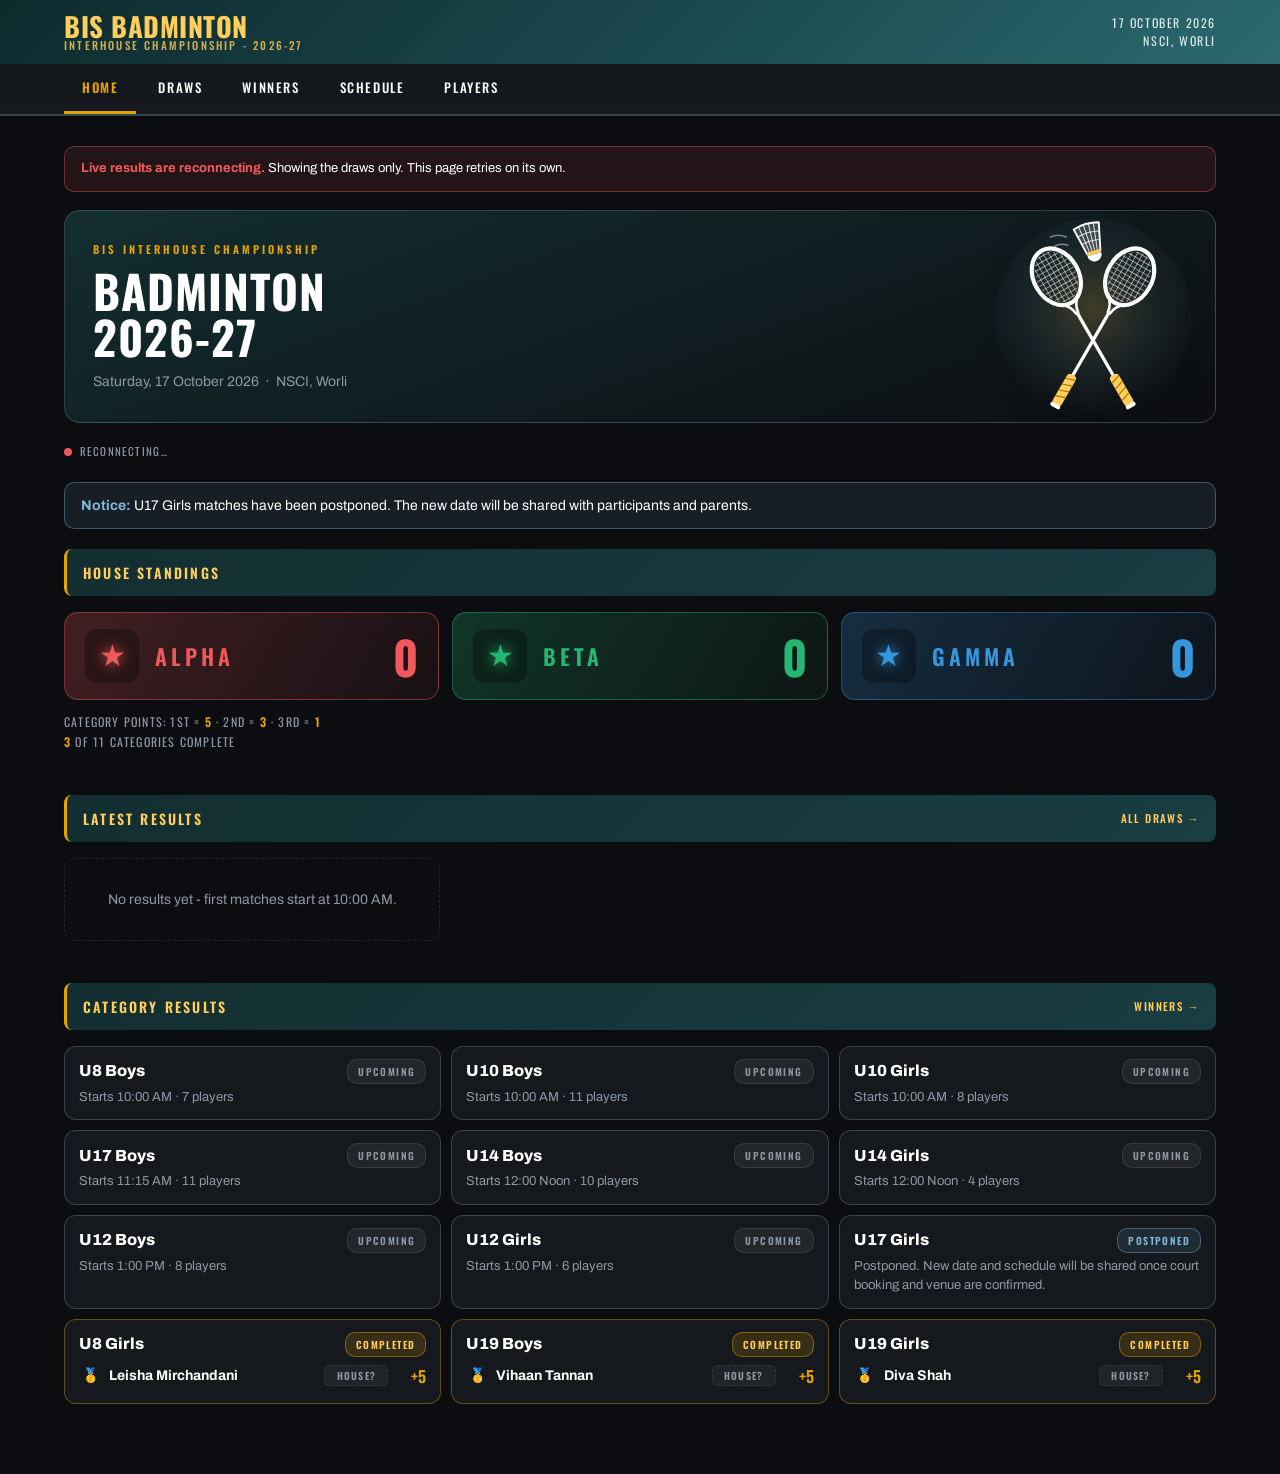
<file: index.html>
<!DOCTYPE html>
<html lang="en">
<head>
<meta charset="UTF-8">
<meta name="viewport" content="width=device-width, initial-scale=1.0">
<title>BIS Interhouse Badminton 2026-27 - Home</title>
<meta name="description" content="Live results, draws and house standings for the BIS Interhouse Badminton Championship 2026-27.">
<link rel="icon" href="data:image/svg+xml,<svg xmlns='http://www.w3.org/2000/svg' viewBox='0 0 100 100'><text y='.9em' font-size='90'>🏸</text></svg>">
<link rel="stylesheet" href="styles.css">
<script src="config.js"></script>
</head>
<body>
<div id="nav-placeholder"></div>
<div class="page-wrap">

  <div id="warnings"></div>

  <div class="hero">
    <svg class="hero-art" viewBox="0 0 240 252" xmlns="http://www.w3.org/2000/svg" aria-hidden="true">
      <defs>
        <clipPath id="rk-head"><ellipse cx="0" cy="-88" rx="23.5" ry="32.5"/></clipPath>
        <radialGradient id="rk-glow" cx="50%" cy="45%" r="55%">
          <stop offset="0" stop-color="#FFCE5C" stop-opacity="0.22"/>
          <stop offset="0.6" stop-color="#7EACAF" stop-opacity="0.10"/>
          <stop offset="1" stop-color="#7EACAF" stop-opacity="0"/>
        </radialGradient>
        <g id="rk">
          <g clip-path="url(#rk-head)" stroke="#FFFFFF" stroke-opacity="0.55" stroke-width="1.1">
            <path d="M-24 -121V-55M-18 -121V-55M-12 -121V-55M-6 -121V-55M0 -121V-55M6 -121V-55M12 -121V-55M18 -121V-55M24 -121V-55"/>
            <path d="M-24 -118H24M-24 -112H24M-24 -106H24M-24 -100H24M-24 -94H24M-24 -88H24M-24 -82H24M-24 -76H24M-24 -70H24M-24 -64H24M-24 -58H24"/>
          </g>
          <ellipse cx="0" cy="-88" rx="27" ry="36" fill="none" stroke="#FFFFFF" stroke-width="5"/>
          <path d="M-12 -57 Q-2 -48 -1.5 -38 M12 -57 Q2 -48 1.5 -38" fill="none" stroke="#FFFFFF" stroke-width="3.2" stroke-linecap="round"/>
          <rect x="-2" y="-40" width="4" height="90" rx="2" fill="#FFFFFF"/>
          <rect x="-6" y="48" width="12" height="42" rx="4.5" fill="#FFCE5C"/>
          <path d="M-6 56 L6 52 M-6 64 L6 60 M-6 72 L6 68 M-6 80 L6 76" stroke="#A87400" stroke-width="1.4"/>
          <rect x="-6.5" y="88" width="13" height="5" rx="2.5" fill="#FFFFFF"/>
        </g>
      </defs>
      <ellipse cx="120" cy="128" rx="118" ry="120" fill="url(#rk-glow)"/>
      <use href="#rk" transform="translate(120 154) rotate(-30)"/>
      <use href="#rk" transform="translate(120 154) rotate(30)"/>
      <g transform="translate(122 52) rotate(-16) scale(0.92)">
        <path d="M-9 -4 L-17 -40 Q0 -45 17 -40 L9 -4 Z" fill="#FFFFFF" fill-opacity="0.18" stroke="#FFFFFF" stroke-width="2.4" stroke-linejoin="round"/>
        <path d="M-5 -4 L-10 -41 M-1.6 -4 L-3.4 -43 M1.6 -4 L3.4 -43 M5 -4 L10 -41" stroke="#FFFFFF" stroke-width="1.3" stroke-opacity="0.85"/>
        <path d="M-12 -18 Q0 -21 12 -18 M-14.5 -29 Q0 -33 14.5 -29" fill="none" stroke="#FFFFFF" stroke-width="1.3" stroke-opacity="0.8"/>
        <rect x="-9.5" y="-6" width="19" height="4.5" rx="1.5" fill="#FFCE5C"/>
        <path d="M-9.5 -1.5 A9.5 9.5 0 0 0 9.5 -1.5 Z" fill="#FFFFFF"/>
      </g>
      <path d="M88 30 q-10 -4 -19 0 M90 40 q-9 -3 -16 1" fill="none" stroke="#FFFFFF" stroke-opacity="0.45" stroke-width="1.8" stroke-linecap="round"/>
    </svg>
    <div class="hero-text">
      <div class="hero-label">BIS Interhouse Championship</div>
      <div class="hero-title">Badminton<br>2026-27</div>
      <div class="hero-sub" id="hero-sub">Saturday, 17 October 2026 &nbsp;·&nbsp; NSCI, Worli</div>
    </div>
  </div>

  <div class="refresh-bar"><span class="live-dot off" id="live-dot"></span><span id="stamp">Connecting…</span></div>

  <div id="notice"></div>

  <div class="section-head first">House Standings</div>
  <div class="scoreboard" id="scoreboard"></div>
  <div class="legend" id="legend"></div>

  <div class="section-head">Latest Results <a class="aside" href="draws.html">All draws →</a></div>
  <div class="match-list" id="latest"></div>

  <div class="section-head">Category Results <a class="aside" href="winners.html">Winners →</a></div>
  <div class="res-grid" id="cat-results"></div>

</div>

<script src="seed.js"></script>
<script src="engine.js"></script>
<script src="app.js"></script>
<script>
APP.analytics();
APP.mountNav(null);
var esc = APP.esc;

function render(res) {
  var model = BADM.build(res.data);
  var cfg = model.config;
  APP.mountNav(model);
  APP.stamp(res, model);
  document.getElementById('warnings').innerHTML = APP.warningsHTML(res, model);
  document.getElementById('hero-sub').innerHTML = esc(cfg.date) + (cfg.venue ? ' &nbsp;·&nbsp; ' + esc(cfg.venue) : '');
  document.getElementById('notice').innerHTML = cfg.notice ? '<div class="notice"><b>Notice:</b> ' + esc(cfg.notice) + '</div>' : '';

  // House standings - medal once points exist, otherwise a star in the house colour
  document.getElementById('scoreboard').innerHTML = model.standings.map(function (s) {
    var badge = model.anyPoints ? APP.medal(s.pos) : '<span class="h-' + s.house + '">★</span>';
    var meta = [];
    if (s.gold || s.silver || s.bronze) meta.push('🥇 ' + s.gold + ' &nbsp; 🥈 ' + s.silver + ' &nbsp; 🥉 ' + s.bronze);
    if (model.anyPoints && s.tied) meta.push('Tied');
    return '<div class="score-card sc-' + s.house + (model.anyPoints && s.pos === 1 ? ' leader' : '') + '">' +
      '<div class="sc-medal">' + badge + '</div>' +
      '<div class="sc-text"><div class="sc-name h-' + s.house + '">' + s.house + '</div>' +
      (meta.length ? '<div class="sc-meta">' + meta.join(' · ') + '</div>' : '') + '</div>' +
      '<div class="sc-pts h-' + s.house + '">' + s.pts + '</div></div>';
  }).join('');
  document.getElementById('legend').innerHTML =
    'Category points: 1st = <b>' + cfg.points[0] + '</b> · 2nd = <b>' + cfg.points[1] + '</b> · 3rd = <b>' + cfg.points[2] + '</b><br>' +
    '<b>' + model.completed + '</b> of ' + model.countable + ' categories complete';

  // Latest results
  var latest = model.latest.slice(0, 3);
  document.getElementById('latest').innerHTML = latest.length
    ? latest.map(function (m) { return APP.matchCard(m, { showCat: true }); }).join('')
    : '<div class="empty">No results yet - first matches start at 10:00 AM.</div>';

  // Category results (schedule order)
  document.getElementById('cat-results').innerHTML = model.categories.map(function (c) { return APP.catTile(c, false); }).join('');
}

APP.autoRefresh(render);
</script>
</body>
</html>
</file>
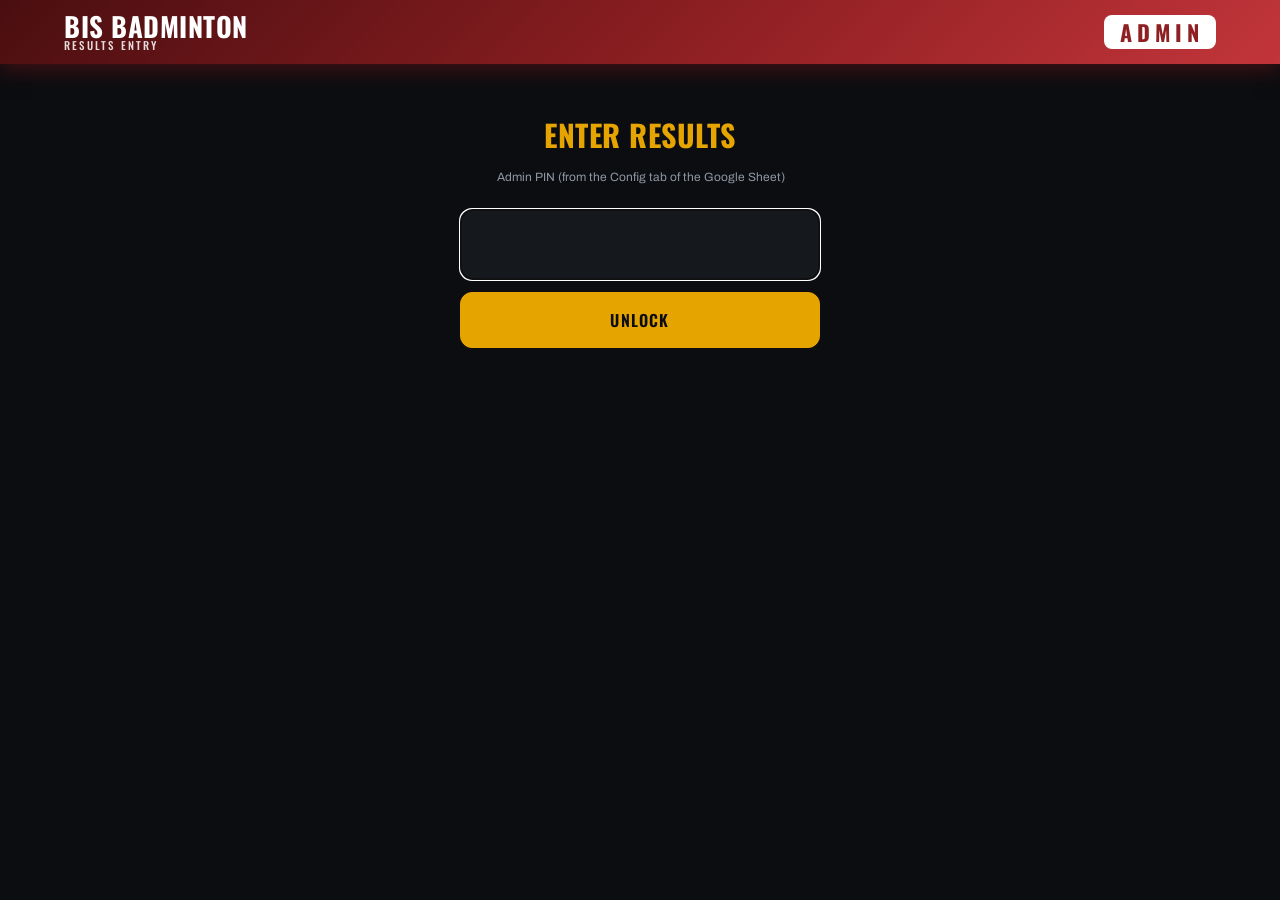
<file: admin.html>
<!DOCTYPE html>
<html lang="en">
<head>
<meta charset="UTF-8">
<meta name="viewport" content="width=device-width, initial-scale=1.0, viewport-fit=cover">
<meta name="robots" content="noindex, nofollow">
<title>ADMIN - Badminton Results Entry</title>
<link rel="icon" href="data:image/svg+xml,<svg xmlns='http://www.w3.org/2000/svg' viewBox='0 0 100 100'><text y='.9em' font-size='90'>🏸</text></svg>">
<link rel="stylesheet" href="styles.css">
<script src="config.js"></script>
<style>
  .page-wrap { max-width: 640px; padding-top: 16px; padding-bottom: 120px; }
  .admin-header { background: linear-gradient(135deg, #4A0E10 0%, #8E1F22 55%, #C2353A 100%); box-shadow: 0 4px 20px rgba(120,20,24,0.55); }
  .admin-header .header-logo { color: #FFFFFF; }
  .admin-header .header-logo span { color: rgba(255,255,255,0.85); }
  .admin-badge {
    margin-left: auto; font-family: 'Oswald', sans-serif; font-size: 22px; font-weight: 700;
    letter-spacing: 5px; text-transform: uppercase; color: #8E1F22; background: #FFFFFF;
    padding: 5px 12px 5px 16px; border-radius: 8px; line-height: 1.1;
  }
  .adm-bar { display: flex; align-items: center; gap: 8px; margin-bottom: 14px; flex-wrap: wrap; }
  .adm-bar .refresh-bar { margin: 0; flex: 1; min-width: 0; }
  .btn {
    font-family: 'Oswald', sans-serif; font-weight: 600; letter-spacing: 1.2px; text-transform: uppercase;
    border-radius: 12px; border: 1px solid var(--border-court); background: var(--surface2); color: var(--white);
    padding: 12px 16px; font-size: 14px; cursor: pointer; -webkit-tap-highlight-color: transparent;
  }
  .btn:disabled { opacity: 0.5; }
  .btn.sm { padding: 7px 11px; font-size: 12px; border-radius: 9px; }
  .btn.gold { background: var(--gold); color: #0C0D10; border-color: var(--gold); }
  .btn.ghost { background: transparent; }
  .btn.danger { color: #FF8A8C; border-color: rgba(240,89,91,0.45); background: transparent; }
  .btn.block { width: 100%; padding: 15px 16px; font-size: 16px; }

  .pin-box { max-width: 360px; margin: 40px auto; text-align: center; }
  .pin-box input {
    width: 100%; font-size: 28px; letter-spacing: 8px; text-align: center; padding: 14px; margin: 16px 0 12px;
    border-radius: 12px; border: 1px solid var(--border-court); background: var(--surface); color: var(--white);
    font-family: 'Oswald', sans-serif;
  }
  .err { color: #FF8A8C; font-size: 14px; margin-top: 8px; min-height: 20px; }

  .cat-grid { display: grid; grid-template-columns: repeat(3, 1fr); gap: 7px; margin-bottom: 16px; }
  .cat-btn {
    text-align: left; padding: 9px 10px; border-radius: 11px; cursor: pointer; min-width: 0;
    background: var(--surface); border: 1px solid var(--border-court); color: var(--white);
    font-family: 'Archivo', sans-serif; -webkit-tap-highlight-color: transparent;
  }
  .cat-btn b { display: block; font-size: 15px; font-weight: 800; white-space: nowrap; }
  .cat-btn span { font-family: 'Oswald', sans-serif; font-size: 11px; letter-spacing: 1.2px; text-transform: uppercase; color: var(--dim); }
  .cat-btn.progress span { color: #FF8A8C; }
  .cat-btn.complete span { color: var(--gold-light); }
  .cat-btn.sel { border-color: var(--gold); box-shadow: 0 0 0 1px var(--gold) inset; background: rgba(229,164,0,0.10); }
  .cat-btn.postponed { opacity: 0.55; }

  .group-label {
    font-family: 'Oswald', sans-serif; font-size: 12px; font-weight: 600; letter-spacing: 2px;
    text-transform: uppercase; color: var(--gold-light); margin: 22px 0 10px;
  }
  .ecard { background: var(--surface); border: 1px solid var(--border-court); border-radius: 14px; padding: 13px; margin-bottom: 12px; }
  .ecard.editing { border-color: var(--gold); box-shadow: 0 0 0 1px rgba(229,164,0,0.4); }
  .ecard-meta { font-family: 'Oswald', sans-serif; font-size: 12px; letter-spacing: 1.3px; text-transform: uppercase; color: var(--dim); margin-bottom: 9px; display: flex; gap: 8px; }
  .ecard-meta b { color: var(--white); font-weight: 600; }
  .ecard-meta .right { margin-left: auto; }
  .hint { font-size: 12px; color: var(--dim); margin: 0 0 7px 2px; }
  .pbtn {
    display: flex; align-items: center; gap: 10px; width: 100%; min-height: 54px;
    padding: 10px 14px; border-radius: 12px; cursor: pointer; text-align: left;
    background: var(--bg); border: 1px solid rgba(255,255,255,0.12); color: var(--white);
    font-family: 'Archivo', sans-serif; font-size: 17px; font-weight: 700; -webkit-tap-highlight-color: transparent;
  }
  .pbtn + .pbtn { margin-top: 8px; }
  .pbtn .nm { flex: 1; min-width: 0; overflow-wrap: anywhere; }
  .pbtn.sel { background: rgba(255,206,92,0.16); border: 2px solid var(--gold); }
  .pbtn.dim { opacity: 0.45; }
  .pbtn .chk { width: 24px; color: var(--gold); font-weight: 900; flex-shrink: 0; }
  .editor { margin-top: 12px; padding-top: 12px; border-top: 1px dashed var(--border-court); }
  .seg { display: flex; gap: 6px; margin-bottom: 12px; }
  .seg button { flex: 1; }
  .seg .on { background: rgba(229,164,0,0.18); border-color: var(--gold); color: var(--gold-light); }
  .score-row { display: flex; align-items: center; gap: 10px; margin-bottom: 12px; }
  .score-row label { font-size: 12px; color: var(--dim); display: block; margin-bottom: 4px; }
  .score-row .f { flex: 1; }
  .score-row input {
    width: 100%; font-family: 'Oswald', sans-serif; font-size: 24px; text-align: center; padding: 10px 6px;
    border-radius: 10px; border: 1px solid var(--border-court); background: var(--bg); color: var(--white);
  }
  .score-row .dash { font-family: 'Oswald', sans-serif; font-size: 24px; color: var(--dim); padding-top: 18px; }
  .row-btns { display: flex; gap: 8px; margin-top: 10px; }
  .row-btns .btn { flex: 1; }
  .linkish { background: none; border: none; color: var(--dim); text-decoration: underline; font-size: 13px; margin-top: 12px; cursor: pointer; padding: 6px 0; font-family: 'Archivo', sans-serif; }
  .problem { color: #FF8A8C; font-size: 13px; margin-bottom: 8px; }
  .done-actions { display: flex; gap: 8px; margin-top: 10px; }
  .done-actions .btn { flex: 1; }
  .auto-note { font-size: 12px; color: var(--dim); margin-top: 8px; }

  .toast {
    position: fixed; left: 12px; right: 12px; bottom: calc(14px + env(safe-area-inset-bottom)); z-index: 200;
    max-width: 616px; margin: 0 auto; background: #1E2A22; border: 1px solid rgba(34,184,114,0.6);
    border-radius: 14px; padding: 12px 14px; display: flex; align-items: center; gap: 10px;
    box-shadow: 0 8px 30px rgba(0,0,0,0.5); font-size: 14px;
  }
  .toast.bad { background: #2A1A1B; border-color: rgba(240,89,91,0.6); }
  .toast .msg { flex: 1; }
  .busy-veil { position: fixed; inset: 0; background: rgba(0,0,0,0.35); z-index: 150; display: none; }
  .busy-veil.on { display: block; }
  details.issues { background: rgba(240,89,91,0.08); border: 1px solid rgba(240,89,91,0.35); border-radius: 10px; padding: 10px 12px; margin-bottom: 14px; font-size: 13px; }
  details.issues summary { cursor: pointer; font-weight: 700; }
  details.issues div { margin-top: 6px; color: var(--white); }
  details.info { background: rgba(127,182,217,0.08); border-color: rgba(127,182,217,0.35); }
</style>
</head>
<body>
<header class="site-header admin-header"><div class="header-inner">
  <a class="header-logo" href="index.html">BIS Badminton<span>Results entry</span></a>
  <span class="admin-badge">Admin</span>
</div></header>

<div class="page-wrap" id="app"></div>
<div class="busy-veil" id="veil"></div>
<div id="toast-slot"></div>

<script src="seed.js"></script>
<script src="engine.js"></script>
<script src="app.js"></script>
<script>
var C = APP.C, esc = APP.esc;
var PIN_KEY = 'bisbad_pin', CAT_KEY = 'bisbad_admin_cat';
var PIN = APP.lsGet(PIN_KEY) || '';
var DATA = null, MODEL = null, SOURCE = '';
var CAT = APP.lsGet(CAT_KEY) || '';
var EDIT = null;          // { id, winner, outcome, w, l }
var BUSY = false;
var app = document.getElementById('app');

// ── server calls ─────────────────────────────────────────────────────
function post(body) {
  body.pin = PIN;
  return fetch(C.API_URL, {
    method: 'POST', redirect: 'follow',
    headers: { 'Content-Type': 'text/plain;charset=utf-8' },
    body: JSON.stringify(body)
  }).then(function (r) { if (!r.ok) throw new Error('HTTP ' + r.status); return r.json(); });
}

function setBusy(on) { BUSY = on; document.getElementById('veil').className = 'busy-veil' + (on ? ' on' : ''); }

function refresh(quiet) {
  if (BUSY) return Promise.resolve();
  return APP.load().then(function (res) {
    if (EDIT && quiet) return;            // never re-render under someone's thumb
    DATA = res.data; SOURCE = res.source;
    draw();
  });
}

// ── PIN ──────────────────────────────────────────────────────────────
function drawPin(msg) {
  app.innerHTML =
    '<div class="pin-box"><div class="page-title" style="font-size:30px">Enter Results</div>' +
    (C.API_URL ? '<div class="hint">Admin PIN (from the Config tab of the Google Sheet)</div>' +
      '<input id="pin" type="password" inputmode="numeric" autocomplete="one-time-code" maxlength="12">' +
      '<button class="btn gold block" id="unlock">Unlock</button><div class="err" id="pin-err">' + esc(msg || '') + '</div>'
    : '<div class="notice" style="text-align:left">Not connected yet. Paste the Apps Script web app URL into <b>config.js → API_URL</b>, then reload this page.</div>') +
    '</div>';
  if (!C.API_URL) return;
  var inp = document.getElementById('pin');
  inp.focus();
  function go() {
    var v = inp.value.trim();
    if (!v) return;
    PIN = v;
    document.getElementById('unlock').disabled = true;
    document.getElementById('pin-err').textContent = 'Checking…';
    post({ action: 'ping' }).then(function (r) {
      if (r.ok) { APP.lsSet(PIN_KEY, PIN); DATA = r.data; SOURCE = 'live'; draw(); }
      else { PIN = ''; drawPin(r.error || 'Wrong PIN'); }
    }).catch(function () { PIN = ''; drawPin('Could not reach the Google Sheet. Check the connection and try again.'); });
  }
  document.getElementById('unlock').onclick = go;
  inp.onkeydown = function (e) { if (e.key === 'Enter') go(); };
}

// ── MAIN VIEW ────────────────────────────────────────────────────────
function draw() {
  if (!PIN || !C.API_URL) return drawPin();
  MODEL = BADM.build(DATA);
  var cats = MODEL.categories.filter(function (c) { return c.kind === 'bracket'; });
  if (!CAT || !MODEL.byName[CAT.toLowerCase()] || MODEL.byName[CAT.toLowerCase()].kind !== 'bracket') {
    var live = cats.filter(function (c) { return c.state === 'progress'; })[0];
    var next = cats.filter(function (c) { return c.state === 'upcoming'; })[0];
    CAT = (live || next || cats[0]).name;
  }
  var cat = MODEL.byName[CAT.toLowerCase()];

  var h = '';
  h += '<div class="adm-bar"><div class="refresh-bar"><span class="live-dot ' + (SOURCE === 'live' ? '' : 'err') + '"></span><span>' +
    (SOURCE === 'live' ? 'Connected' + (MODEL.latest[0] ? ' · last saved ' + APP.clock(MODEL.latest[0].updatedAt) : '') : 'Not connected - showing last copy') +
    '</span></div><button class="btn sm ghost" id="reload">↻ Refresh</button><a class="btn sm ghost" href="index.html" style="text-decoration:none">Site</a></div>';

  // Sheet problems (houses summarised)
  var errs = MODEL.issues.filter(function (i) { return i.level === 'error' && !/has no house, so/.test(i.msg); });
  var noHouse = MODEL.issues.filter(function (i) { return /has no house yet/.test(i.msg); });
  if (errs.length) {
    h += '<details class="issues" open><summary>⚠️ ' + errs.length + ' problem' + (errs.length > 1 ? 's' : '') + ' in the Sheet</summary>' +
      errs.map(function (i) { return '<div>• ' + esc((i.category ? i.category + ': ' : '') + i.msg) + '</div>'; }).join('') + '</details>';
  }
  var pend = [];
  MODEL.categories.forEach(function (c) {
    if (c.state !== 'complete') return;
    c.podium.forEach(function (p) { if (p.noHouse) pend.push(c.name + ': ' + p.player.name + ' (' + APP.ordinal(p.pos) + ', ' + p.pts + ' pts)'); });
  });
  if (pend.length) {
    h += '<details class="issues" open><summary>⏳ Points not counted yet - house missing (' + pend.length + ')</summary>' +
      pend.map(function (t) { return '<div>• ' + esc(t) + '</div>'; }).join('') +
      '<div style="color:var(--dim)">Add their house on the Players tab and these points go onto the site straight away.</div></details>';
  }
  if (noHouse.length) {
    h += '<details class="issues info"><summary>🏠 ' + noHouse.length + ' player' + (noHouse.length > 1 ? 's' : '') + ' still need a house in the Sheet</summary>' +
      noHouse.map(function (i) { return '<div>• ' + esc(i.category + ': ' + i.msg.replace(' has no house yet.', '')) + '</div>'; }).join('') +
      '<div style="color:var(--dim)">Results can still be entered. Points only count once the house is filled in.</div></details>';
  }

  h += '<div class="cat-grid">' + cats.map(function (c) {
    var sub = c.state === 'postponed' ? 'Postponed' : c.state === 'complete' ? 'Done ✓' : c.played + '/' + c.total;
    var t = c.state === 'postponed' || c.state === 'complete' ? '' : String(c.session || '').replace(/\s*(AM|PM|Noon)$/i, '');
    return '<button class="cat-btn ' + c.state + (c.name === CAT ? ' sel' : '') + '" data-cat="' + esc(c.name) + '"><b>' + esc(c.name) + '</b><span>' +
      (t ? esc(t) + ' · ' : '') + sub + '</span></button>';
  }).join('') + '</div>';

  h += catView(cat);
  app.innerHTML = h;
  wire();
}

function catView(c) {
  var h = '<div class="cat-card"><div class="cat-card-top"><span class="cat-card-name">' + esc(c.name) + '</span>' + APP.stateBadge(c) + '</div>' +
    '<div class="cat-card-info">' + c.played + ' of ' + c.total + ' matches entered</div></div>';
  if (c.postponed) {
    return h + '<div class="notice">This category is marked <b>POSTPONED</b> in the Categories tab of the Sheet. Clear that cell when it is rescheduled to enter results here.</div>';
  }
  if (c.state === 'complete') {
    h += '<div class="podium">' + c.podium.map(function (p) {
      return '<div class="pod p' + p.pos + '"><span class="md">' + APP.medal(p.pos) + '</span><span class="who"><span class="nm">' + APP.pname(p.player) +
        '</span><span class="sub">' + (p.player.house || 'House not set') + '</span></span><span class="pt">+' + p.pts + '</span></div>';
    }).join('') + '</div>';
  }
  var ready = c.matches.filter(function (m) { return m.status === 'ready'; });
  var waiting = c.matches.filter(function (m) { return m.status === 'waiting'; });
  var done = c.matches.filter(function (m) { return m.status === 'done'; });

  h += '<div class="group-label">Ready to play (' + ready.length + ')</div>';
  h += ready.length ? ready.map(readyCard).join('') : '<div class="empty">' + (c.state === 'complete' ? 'Category finished 🎉' : 'Nothing ready - waiting on results below.') + '</div>';
  if (waiting.length) {
    h += '<div class="group-label">Waiting for earlier results (' + waiting.length + ')</div>';
    h += '<div class="match-list">' + waiting.map(function (m) { return APP.matchCard(m); }).join('') + '</div>';
  }
  if (done.length) {
    h += '<div class="group-label">Done (' + done.length + ')</div>';
    h += done.slice().reverse().map(function (m) {
      return EDIT && EDIT.id === m.id ? readyCard(m) : doneCard(m);
    }).join('');
  }
  return h;
}

function ruleText(m) { return m.rk === '3p' ? '' : APP.roundRule(m.rk); }

function readyCard(m) {
  var ed = EDIT && EDIT.id === m.id ? EDIT : null;
  var h = '<div class="ecard' + (ed ? ' editing' : '') + '" id="card-' + esc(m.id) + '">' +
    '<div class="ecard-meta"><b>' + esc(m.label) + '</b><span>' + esc(m.rk === 'f' || m.rk === '3p' ? '' : m.round) + '</span><span class="right">' + esc(ruleText(m)) + '</span></div>';
  if (m.problem) h += '<div class="problem">⚠️ ' + esc(m.problem) + ' Enter the correct result.</div>';
  h += '<div class="hint">Tap the winner</div>';
  ['a', 'b'].forEach(function (k) {
    var p = m[k];
    var sel = ed && ed.outcome !== 'double' && ed.winner && BADM.key(ed.winner) === p.key;
    var dim = ed && ed.winner && !sel;
    h += '<button class="pbtn' + (sel ? ' sel' : '') + (dim ? ' dim' : '') + '" data-pick="' + esc(m.id) + '" data-name="' + esc(p.name) + '">' +
      '<span class="chk">' + (sel ? '✓' : '') + '</span><span class="nm ' + APP.hcls(p.house) + '">' + esc(p.name) + '</span>' + APP.houseTag(p.house) + '</button>';
  });
  if (ed && ed.winner) h += editor(m, ed);
  else if (ed && ed.outcome === 'double') h += doubleEditor(m);
  else if (ed && ed.outcome === 'joint') h += jointEditor(m);
  else {
    h += '<button class="linkish" data-double="' + esc(m.id) + '">Neither player turned up</button>';
    if (m.rk === '3p') h += '<br><button class="linkish" style="margin-top:2px" data-joint="' + esc(m.id) + '">Not played - both get joint 3rd</button>';
  }
  return h + '</div>';
}

function editor(m, ed) {
  var loser = BADM.key(m.a.name) === BADM.key(ed.winner) ? m.b : m.a;
  return '<div class="editor">' +
    '<div class="seg"><button class="btn sm' + (ed.outcome === 'played' ? ' on' : '') + '" data-outcome="played">Played</button>' +
    '<button class="btn sm' + (ed.outcome === 'walkover' ? ' on' : '') + '" data-outcome="walkover">Walkover</button>' +
    '<button class="btn sm' + (ed.outcome === 'retired' ? ' on' : '') + '" data-outcome="retired">Retired</button></div>' +
    (ed.outcome === 'retired' ? '<div class="hint" style="color:var(--white)">' + esc(loser.name) + ' retired hurt during the match. ' + esc(ed.winner) + ' goes through.</div>' : '') +
    (ed.outcome === 'played' || ed.outcome === 'retired'
      ? '<div class="score-row"><div class="f"><label>' + esc(firstName(ed.winner)) + ' (winner)</label><input id="sw" type="number" inputmode="numeric" pattern="[0-9]*" min="0" max="30" placeholder="-" value="' + esc(ed.w) + '"></div>' +
        '<div class="dash">-</div><div class="f"><label>' + esc(firstName(loser.name)) + '</label><input id="sl" type="number" inputmode="numeric" pattern="[0-9]*" min="0" max="30" placeholder="-" value="' + esc(ed.l) + '"></div></div>' +
        '<div class="hint">' + (ed.outcome === 'retired' ? 'Score when they stopped (optional).' : 'Score is optional - leave blank if you don\'t have it.') + '</div>'
      : '<div class="hint">' + esc(loser.name) + ' did not turn up / could not play. ' + esc(ed.winner) + ' goes through.</div>') +
    '<div class="err" id="edit-err"></div>' +
    '<button class="btn gold block" id="save">Save · ' + esc(ed.winner) + ' wins</button>' +
    '<div class="row-btns"><button class="btn ghost" id="cancel">Cancel</button></div></div>';
}

function jointEditor(m) {
  return '<div class="editor"><div class="hint">The 3rd place match is not being played. <b style="color:var(--white)">Both</b> players get 3rd place and its points.</div>' +
    '<div class="err" id="edit-err"></div>' +
    '<button class="btn gold block" id="save">Save · joint 3rd place</button>' +
    '<div class="row-btns"><button class="btn ghost" id="cancel">Cancel</button></div></div>';
}

function doubleEditor(m) {
  return '<div class="editor"><div class="hint">Both players absent: nobody goes through from ' + esc(m.label) +
    '. Their next opponent will go through automatically.</div><div class="err" id="edit-err"></div>' +
    '<button class="btn gold block" id="save">Save · neither player turned up</button>' +
    '<div class="row-btns"><button class="btn ghost" id="cancel">Cancel</button></div></div>';
}

function doneCard(m) {
  var h = '<div class="ecard" id="card-' + esc(m.id) + '">' + APP.matchCard(m).replace('class="mcard', 'style="border:none;padding:0;background:none" class="mcard');
  if (m.hasStored) {
    h += '<div class="done-actions"><button class="btn sm" data-change="' + esc(m.id) + '">Change</button>' +
      '<button class="btn sm danger" data-undo="' + esc(m.id) + '">Undo</button></div>';
  } else {
    h += '<div class="auto-note">Decided automatically (' + (m.how === 'empty' ? 'no players' : 'opponent had a bye / no-show') + ').</div>';
  }
  return h + '</div>';
}

function firstName(n) { return String(n || '').split(' ')[0]; }

// ── interactions ─────────────────────────────────────────────────────
function wire() {
  var rl = document.getElementById('reload');
  if (rl) rl.onclick = function () { EDIT = null; refresh(false); };
  app.querySelectorAll('[data-cat]').forEach(function (b) {
    b.onclick = function () {
      CAT = b.getAttribute('data-cat'); APP.lsSet(CAT_KEY, CAT); EDIT = null; draw();
      window.scrollTo({ top: 0 });
    };
  });
  app.querySelectorAll('[data-pick]').forEach(function (b) {
    b.onclick = function () {
      var id = b.getAttribute('data-pick'), name = b.getAttribute('data-name');
      if (EDIT && EDIT.id === id && EDIT.winner === name) return;
      var keep = EDIT && EDIT.id === id ? EDIT : null;
      EDIT = { id: id, winner: name, outcome: keep && keep.outcome !== 'double' ? keep.outcome : 'played', w: keep ? keep.w : '', l: keep ? keep.l : '' };
      draw(); scrollToCard(id);
    };
  });
  app.querySelectorAll('[data-joint]').forEach(function (b) {
    b.onclick = function () { EDIT = { id: b.getAttribute('data-joint'), winner: '', outcome: 'joint', w: '', l: '' }; draw(); scrollToCard(EDIT.id); };
  });
  app.querySelectorAll('[data-double]').forEach(function (b) {
    b.onclick = function () { EDIT = { id: b.getAttribute('data-double'), winner: '', outcome: 'double', w: '', l: '' }; draw(); scrollToCard(EDIT.id); };
  });
  app.querySelectorAll('[data-outcome]').forEach(function (b) {
    b.onclick = function () { keepScores(); EDIT.outcome = b.getAttribute('data-outcome'); draw(); scrollToCard(EDIT.id); };
  });
  app.querySelectorAll('[data-change]').forEach(function (b) {
    b.onclick = function () { changeResult(b.getAttribute('data-change')); };
  });
  app.querySelectorAll('[data-undo]').forEach(function (b) {
    b.onclick = function () { undo(b.getAttribute('data-undo')); };
  });
  var cancel = document.getElementById('cancel');
  if (cancel) cancel.onclick = function () { EDIT = null; draw(); };
  var save = document.getElementById('save');
  if (save) save.onclick = doSave;
}

function scrollToCard(id) {
  var el = document.getElementById('card-' + id);
  if (el && el.scrollIntoView) el.scrollIntoView({ block: 'nearest', behavior: 'smooth' });
}

function keepScores() {
  var w = document.getElementById('sw'), l = document.getElementById('sl');
  if (w) EDIT.w = w.value.trim();
  if (l) EDIT.l = l.value.trim();
}

function rowOf(id) {
  for (var i = 0; i < DATA.matches.length; i++) if (DATA.matches[i].match_id === id) return DATA.matches[i];
  return {};
}

// Later matches whose saved results would be wiped by this change.
function affected(m, newWinnerKey, newDouble) {
  var cur = m.decided ? (m.how === 'double' || m.how === 'empty' || m.how === 'joint' ? 'none' : m.winner.key) : 'undecided';
  var next = newDouble ? 'none' : newWinnerKey;
  if (cur === next) return [];
  return BADM.dependents(MODEL, m.id).filter(function (d) { return d.hasStored; });
}

function describe(d) {
  if (d.how === 'double') return d.label + ' (both absent)';
  if (d.how === 'joint') return d.label + ' (joint 3rd)';
  return d.label + ' (' + (d.winner && d.winner.name ? d.winner.name + ' won' : 'result') + ')';
}

function doSave() {
  if (!EDIT) return;
  keepScores();
  var m = MODEL.matchById[EDIT.id];
  var errEl = document.getElementById('edit-err');
  var body = { action: 'setResult', matchId: m.id, outcome: EDIT.outcome, expect: BADM.storedSig(rowOf(m.id)) };
  var noWinner = EDIT.outcome === 'double' || EDIT.outcome === 'joint';
  if (!noWinner) body.winner = EDIT.winner;
  if (EDIT.outcome === 'played' || EDIT.outcome === 'retired') {
    var chk = BADM.checkScore(m.rk, EDIT.w, EDIT.l, EDIT.outcome === 'retired');
    if (!chk.ok) { errEl.textContent = chk.error; return; }
    if (chk.warn && !confirm(chk.warn + '\n\nSave anyway?')) return;
    if (!chk.empty) { body.wPts = Number(EDIT.w); body.lPts = Number(EDIT.l); }
  }
  var deps = affected(m, noWinner ? null : BADM.key(EDIT.winner), noWinner);
  if (deps.length && !confirm('This changes who goes through, so these later results will be cleared and need re-entering:\n\n• ' +
      deps.map(describe).join('\n• ') + '\n\nContinue?')) return;
  send(body);
}

function changeResult(id) {
  var m = MODEL.matchById[id];
  if (m.how === 'double' || m.how === 'joint') EDIT = { id: id, winner: '', outcome: m.how, w: '', l: '' };
  else EDIT = { id: id, winner: m.winner.name, outcome: m.how === 'walkover' ? 'walkover' : m.how === 'retired' ? 'retired' : 'played', w: m.wPts === null ? '' : String(m.wPts), l: m.lPts === null ? '' : String(m.lPts) };
  draw();
  scrollToCard(id);
}

function undo(id) {
  var m = MODEL.matchById[id];
  var deps = BADM.dependents(MODEL, id).filter(function (d) { return d.hasStored; });
  var msg = 'Undo ' + m.category + ' ' + m.label + ' (' + (m.how === 'double' ? 'both absent' : m.how === 'joint' ? 'joint 3rd' : m.winner.name + ' won') + ')?';
  if (deps.length) msg += '\n\nThese later results depend on it and will also be cleared:\n• ' + deps.map(describe).join('\n• ');
  if (!confirm(msg)) return;
  send({ action: 'clearResult', matchId: id, expect: BADM.storedSig(rowOf(id)) });
}

function send(body) {
  document.getElementById('toast-slot').innerHTML = '';   // an old toast's Undo must not be tappable mid-save
  setBusy(true);
  var save = document.getElementById('save');
  if (save) { save.disabled = true; save.textContent = 'Saving…'; }
  post(body).then(function (r) {
    setBusy(false);
    if (r.code === 'PIN' || r.code === 'NOPIN') { APP.lsDel(PIN_KEY); PIN = ''; drawPin(r.error); return; }
    if (r.data) { DATA = r.data; SOURCE = 'live'; }
    if (r.ok) {
      var id = body.matchId;
      EDIT = null; draw();
      var extra = r.cleared && r.cleared.length ? ' · cleared ' + r.cleared.map(function (c) { return c.label; }).join(', ') : '';
      toast('✓ Saved - ' + (r.message || '') + extra, body.action === 'setResult' ? id : null);
    } else if (r.code === 'STALE') {
      EDIT = null; draw();
      toast(r.error, null, true);
    } else {
      if (save) { save.disabled = false; save.textContent = 'Try again'; }
      var e = document.getElementById('edit-err');
      if (e) e.textContent = r.error || 'Not saved.'; else toast(r.error || 'Not saved.', null, true);
    }
  }).catch(function () {
    setBusy(false);
    if (save) { save.disabled = false; save.textContent = 'Try again'; }
    var e = document.getElementById('edit-err');
    var msg = 'Not saved - no connection. Check your signal and tap again.';
    if (e) e.textContent = msg; else toast(msg, null, true);
  });
}

var toastTimer = null;
function toast(msg, undoId, bad) {
  var slot = document.getElementById('toast-slot');
  slot.innerHTML = '<div class="toast' + (bad ? ' bad' : '') + '"><span class="msg">' + esc(msg) + '</span>' +
    (undoId ? '<button class="btn sm" id="t-undo">Undo</button>' : '') + '<button class="btn sm ghost" id="t-x">✕</button></div>';
  document.getElementById('t-x').onclick = function () { slot.innerHTML = ''; };
  var u = document.getElementById('t-undo');
  if (u) u.onclick = function () { slot.innerHTML = ''; undo(undoId); };
  clearTimeout(toastTimer);
  toastTimer = setTimeout(function () { slot.innerHTML = ''; }, bad ? 12000 : 8000);
}

// ── start ────────────────────────────────────────────────────────────
if (PIN && C.API_URL) { app.innerHTML = '<div class="empty" style="margin-top:30px">Loading…</div>'; refresh(false); }
else drawPin();
setInterval(function () { if (PIN && !document.hidden && !EDIT && !BUSY) refresh(true); }, 30000);
document.addEventListener('visibilitychange', function () { if (!document.hidden && PIN && !EDIT && !BUSY) refresh(true); });
</script>
</body>
</html>
</file>
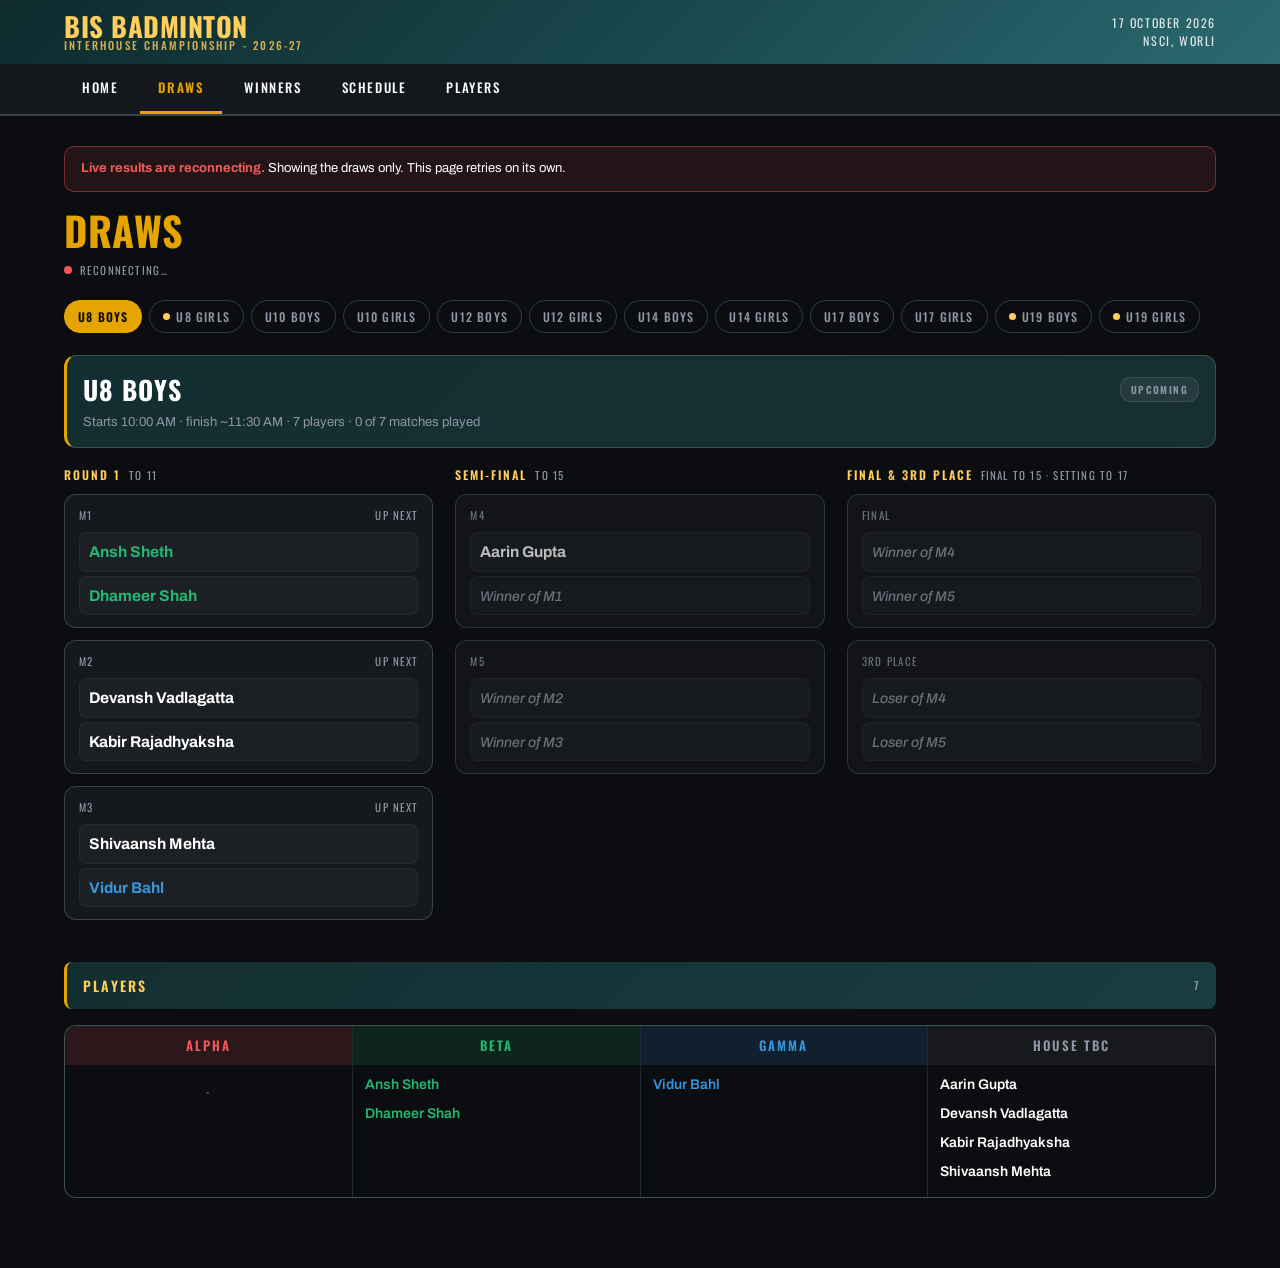
<file: draws.html>
<!DOCTYPE html>
<html lang="en">
<head>
<meta charset="UTF-8">
<meta name="viewport" content="width=device-width, initial-scale=1.0">
<title>BIS Interhouse Badminton 2026-27 - Draws</title>
<link rel="icon" href="data:image/svg+xml,<svg xmlns='http://www.w3.org/2000/svg' viewBox='0 0 100 100'><text y='.9em' font-size='90'>🏸</text></svg>">
<link rel="stylesheet" href="styles.css">
<script src="config.js"></script>
</head>
<body>
<div id="nav-placeholder"></div>
<div class="page-wrap">

  <div id="warnings"></div>
  <div class="page-title">Draws</div>
  <div class="refresh-bar"><span class="live-dot off" id="live-dot"></span><span id="stamp">Connecting…</span></div>

  <div class="filter-bar" id="filters"></div>
  <div id="cat"></div>

</div>

<script src="seed.js"></script>
<script src="engine.js"></script>
<script src="app.js"></script>
<script>
APP.analytics();
APP.mountNav(null);
var esc = APP.esc;
var MODEL = null, LAST = null, current = null;

function pickDefault(model) {
  var fromHash = APP.catFromSlug(model, location.hash.slice(1));
  if (fromHash && fromHash.state !== 'empty') return fromHash.name;
  var live = model.categories.filter(function (c) { return c.state === 'progress'; })[0];
  if (live) return live.name;
  var next = model.categories.filter(function (c) { return c.state === 'upcoming' && c.kind === 'bracket'; })[0];
  return (next || model.byAge[0]).name;
}

function render(res) {
  if (res) LAST = res;
  res = LAST;
  MODEL = BADM.build(res.data);
  APP.mountNav(MODEL);
  APP.stamp(res, MODEL);
  document.getElementById('warnings').innerHTML = APP.warningsHTML(res, MODEL);
  if (!current || !MODEL.byName[current.toLowerCase()]) current = pickDefault(MODEL);

  document.getElementById('filters').innerHTML = MODEL.byAge.map(function (c) {
    var dot = c.state === 'progress' ? '<span class="dot dot-progress"></span>' : c.state === 'complete' ? '<span class="dot dot-complete"></span>' : '';
    return '<button class="filter-btn' + (c.name === current ? ' active' : '') + '" data-c="' + esc(c.name) + '">' + dot + esc(c.name) + '</button>';
  }).join('');

  var c = MODEL.byName[current.toLowerCase()];
  var html = '';
  var info = [];
  if (c.session) info.push('Starts ' + c.session + (c.dispersal ? ' · finish ~' + c.dispersal : ''));
  if (c.kind === 'bracket') info.push(c.players.length + ' players · ' + c.played + ' of ' + c.total + ' matches played');
  html += '<div class="cat-card"><div class="cat-card-top"><span class="cat-card-name">' + esc(c.name) + '</span>' + APP.stateBadge(c) + '</div>' +
    (info.length ? '<div class="cat-card-info">' + esc(info.join(' · ')) + '</div>' : '') +
    (c.note && c.kind !== 'single' ? '<div class="cat-card-info">' + esc(c.note) + '</div>' : '') + '</div>';

  if (c.podium.length && c.state === 'complete') {
    html += '<div class="podium">' + c.podium.map(function (p) {
      return '<div class="pod p' + p.pos + '"><span class="md">' + APP.medal(p.pos) + '</span>' +
        '<span class="who"><span class="nm">' + APP.pname(p.player) + '</span><span class="sub">' +
        (p.player.house ? esc(p.player.house) : 'House not set') + ' · ' + APP.ordinal(p.pos) + '</span></span>' +
        '<span class="pt">+' + p.pts + '</span></div>';
    }).join('') + '</div>';
  }

  if (c.kind === 'single') {
    var p = c.players[0];
    html += '<div class="mcard done"><div class="prow ' + (c.state === 'complete' ? 'win' : 'idle') + '">' +
      (c.state === 'complete' ? '<span class="tick">✓</span>' : '') + '<span class="nm">' + APP.pname(p) + '</span>' + APP.houseTag(p.house) + '</div>' +
      '<div class="mcard-foot">Only entry in this category.</div></div>';
  } else {
    var rounds = [], byRound = {};
    c.matches.forEach(function (m) {
      var k = m.rk === '3p' ? 'f' : m.rk;  // show 3rd place with the final
      if (!byRound[k]) { byRound[k] = { rk: k, items: [] }; rounds.push(byRound[k]); }
      byRound[k].items.push(m);
    });
    html += '<div class="bracket">' + rounds.map(function (r) {
      var title = r.rk === 'f' ? 'Final & 3rd Place' : (r.items[0].round || BADM.ROUND_LABEL[r.rk]);
      var rule = r.rk === 'f' ? 'Final to 15 · setting to 17' : APP.roundRule(r.rk);
      return '<div class="round-col"><div class="round-head">' + esc(title) + (rule ? ' <span>' + esc(rule) + '</span>' : '') + '</div>' +
        '<div class="match-list">' + r.items.map(function (m) { return APP.matchCard(m); }).join('') + '</div></div>';
    }).join('') + '</div>';
  }

  // Players by house
  var houses = ['Alpha', 'Beta', 'Gamma'];
  var noHouse = c.players.filter(function (p) { return !p.house; });
  var cols = houses.concat(noHouse.length ? [''] : []);
  html += '<div class="section-head">Players <span class="aside">' + c.players.length + '</span></div>' +
    '<div class="roster' + (cols.length === 4 ? ' four' : '') + '">' + cols.map(function (h) {
      var list = c.players.filter(function (p) { return (p.house || '') === h; });
      return '<div class="roster-col"><div class="roster-head rh-' + (h || 'none') + '">' + (h || 'House TBC') + '</div>' +
        (list.length ? list.map(function (p) { return '<div class="roster-p ' + APP.hcls(p.house) + '">' + esc(p.name) + '</div>'; }).join('')
                     : '<div class="roster-empty">-</div>') + '</div>';
    }).join('') + '</div>';

  document.getElementById('cat').innerHTML = html;
}

document.getElementById('filters').addEventListener('click', function (e) {
  var b = e.target.closest('.filter-btn');
  if (!b) return;
  current = b.getAttribute('data-c');
  history.replaceState(null, '', '#' + APP.catSlug(current));
  render();
});
window.addEventListener('hashchange', function () {
  if (!MODEL) return;
  var c = APP.catFromSlug(MODEL, location.hash.slice(1));
  if (c) { current = c.name; render(); }
});

APP.autoRefresh(render);
</script>
</body>
</html>
</file>
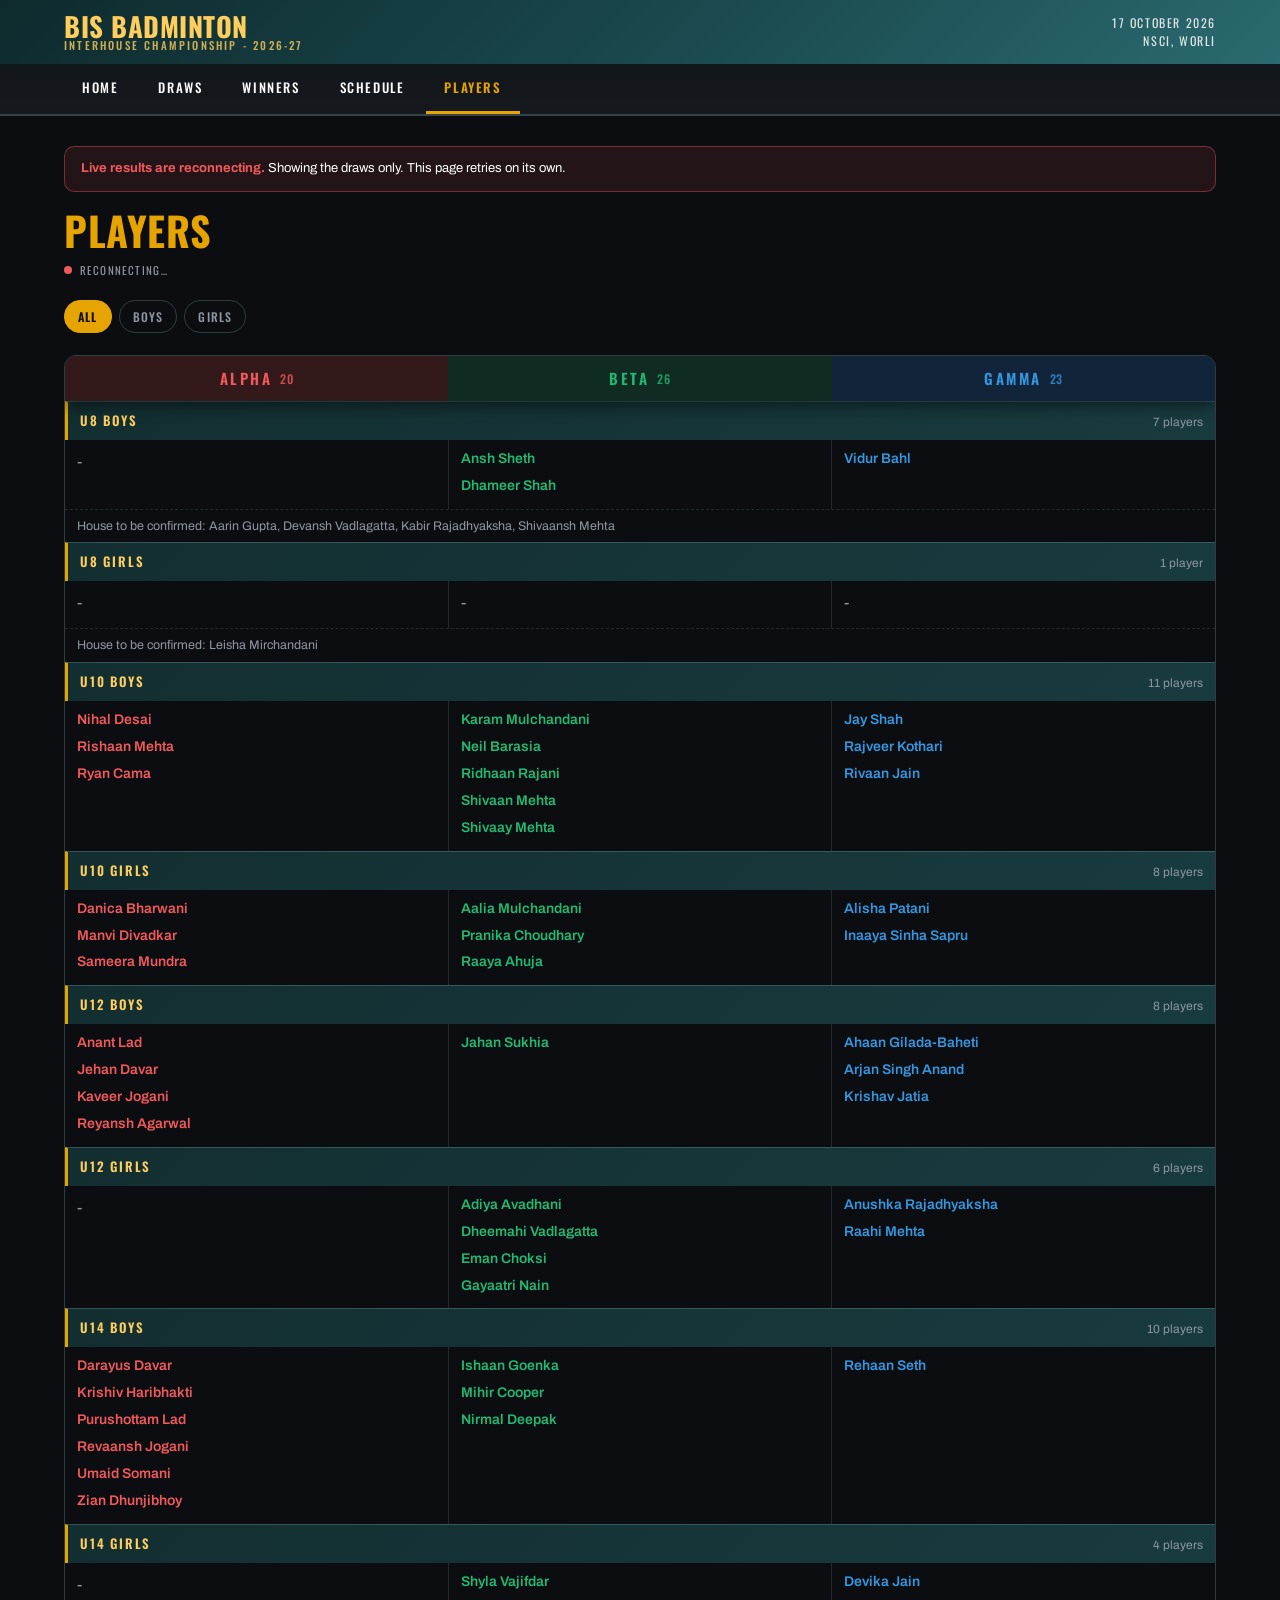
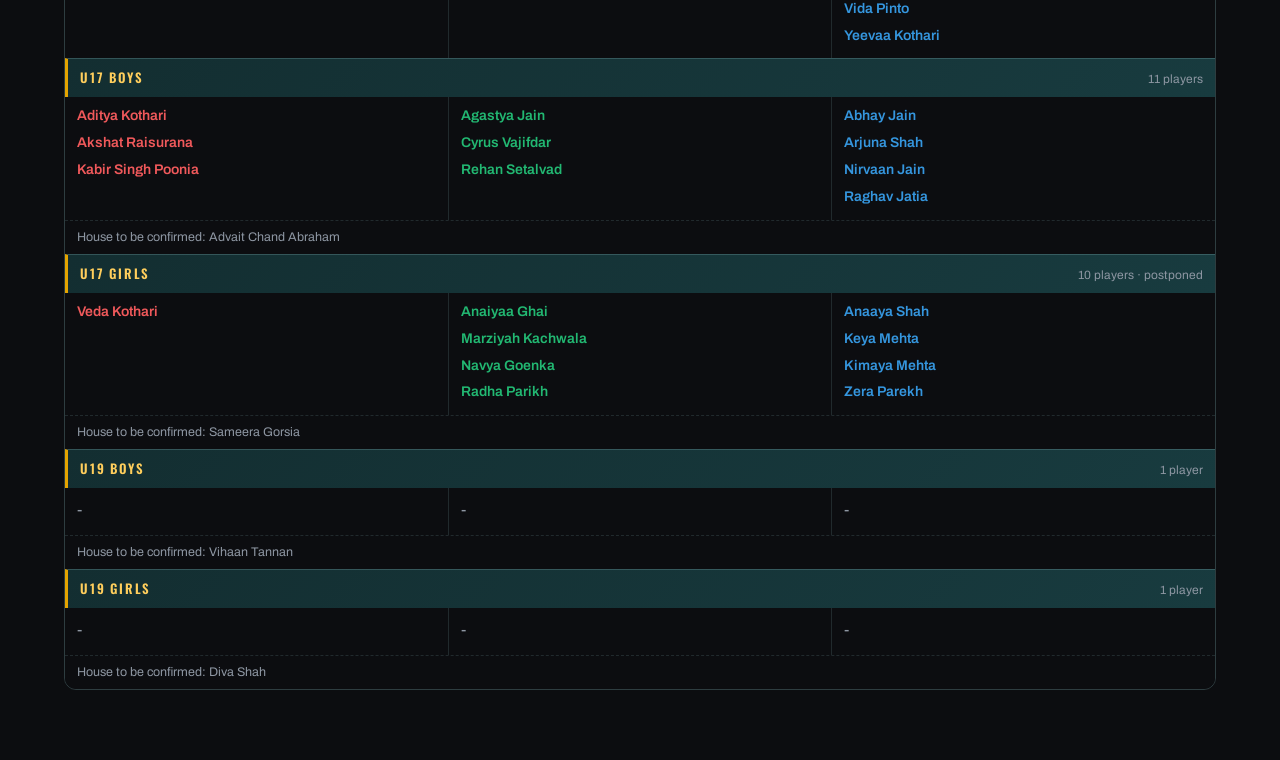
<file: players.html>
<!DOCTYPE html>
<html lang="en">
<head>
<meta charset="UTF-8">
<meta name="viewport" content="width=device-width, initial-scale=1.0">
<title>BIS Interhouse Badminton 2026-27 - Players</title>
<link rel="icon" href="data:image/svg+xml,<svg xmlns='http://www.w3.org/2000/svg' viewBox='0 0 100 100'><text y='.9em' font-size='90'>🏸</text></svg>">
<link rel="stylesheet" href="styles.css">
<script src="config.js"></script>
</head>
<body>
<div id="nav-placeholder"></div>
<div class="page-wrap">

  <div id="warnings"></div>
  <div class="page-title">Players</div>
  <div class="refresh-bar"><span class="live-dot off" id="live-dot"></span><span id="stamp">Connecting…</span></div>

  <div class="filter-bar" id="filters"></div>
  <div id="grid"></div>

</div>

<script src="seed.js"></script>
<script src="engine.js"></script>
<script src="app.js"></script>
<script>
APP.analytics();
APP.mountNav(null);
var esc = APP.esc;
var LAST = null, filter = 'all';
var H = ['Alpha', 'Beta', 'Gamma'];

function render(res) {
  if (res) LAST = res;
  res = LAST;
  var model = BADM.build(res.data);
  APP.mountNav(model);
  APP.stamp(res, model);
  document.getElementById('warnings').innerHTML = APP.warningsHTML(res, model);

  document.getElementById('filters').innerHTML = [['all', 'All'], ['Boys', 'Boys'], ['Girls', 'Girls']].map(function (f) {
    return '<button class="filter-btn' + (filter === f[0] ? ' active' : '') + '" data-f="' + f[0] + '">' + f[1] + '</button>';
  }).join('');

  var cats = model.byAge.filter(function (c) { return filter === 'all' || new RegExp(filter, 'i').test(c.name); });

  // house totals across the categories shown
  var tot = { Alpha: 0, Beta: 0, Gamma: 0 };
  cats.forEach(function (c) { c.players.forEach(function (p) { if (p.house) tot[p.house]++; }); });

  var html = '<div class="pl-table"><div class="pl-head">' + H.map(function (h) {
    return '<div class="ph ph-' + h + '">' + h + '<span>' + tot[h] + '</span></div>';
  }).join('') + '</div>';

  html += cats.map(function (c) {
    var link = 'draws.html#' + APP.catSlug(c.name);
    var tbc = c.players.filter(function (p) { return !p.house; });
    var label = c.postponed ? ' · postponed' : '';
    return '<a class="pl-cat" href="' + link + '"><b>' + esc(c.name) + '</b><span>' + c.players.length + ' player' + (c.players.length === 1 ? '' : 's') + esc(label) + '</span></a>' +
      '<div class="pl-row">' + H.map(function (h) {
        var list = c.players.filter(function (p) { return p.house === h; })
          .sort(function (a, b) { return a.name.localeCompare(b.name); });
        return '<div class="pl-cell">' + (list.length
          ? list.map(function (p) { return '<a class="pl-name h-' + h + '" href="' + link + '">' + esc(p.name) + '</a>'; }).join('')
          : '<span class="pl-none">-</span>') + '</div>';
      }).join('') + '</div>' +
      (tbc.length ? '<div class="pl-tbc">House to be confirmed: ' + tbc.map(function (p) { return esc(p.name); }).join(', ') + '</div>' : '');
  }).join('');

  html += '</div>';
  document.getElementById('grid').innerHTML = cats.length ? html : '<div class="empty">No players to show.</div>';
}

document.getElementById('filters').addEventListener('click', function (e) {
  var b = e.target.closest('.filter-btn');
  if (!b) return;
  filter = b.getAttribute('data-f');
  render();
});

APP.autoRefresh(render);
</script>
</body>
</html>
</file>
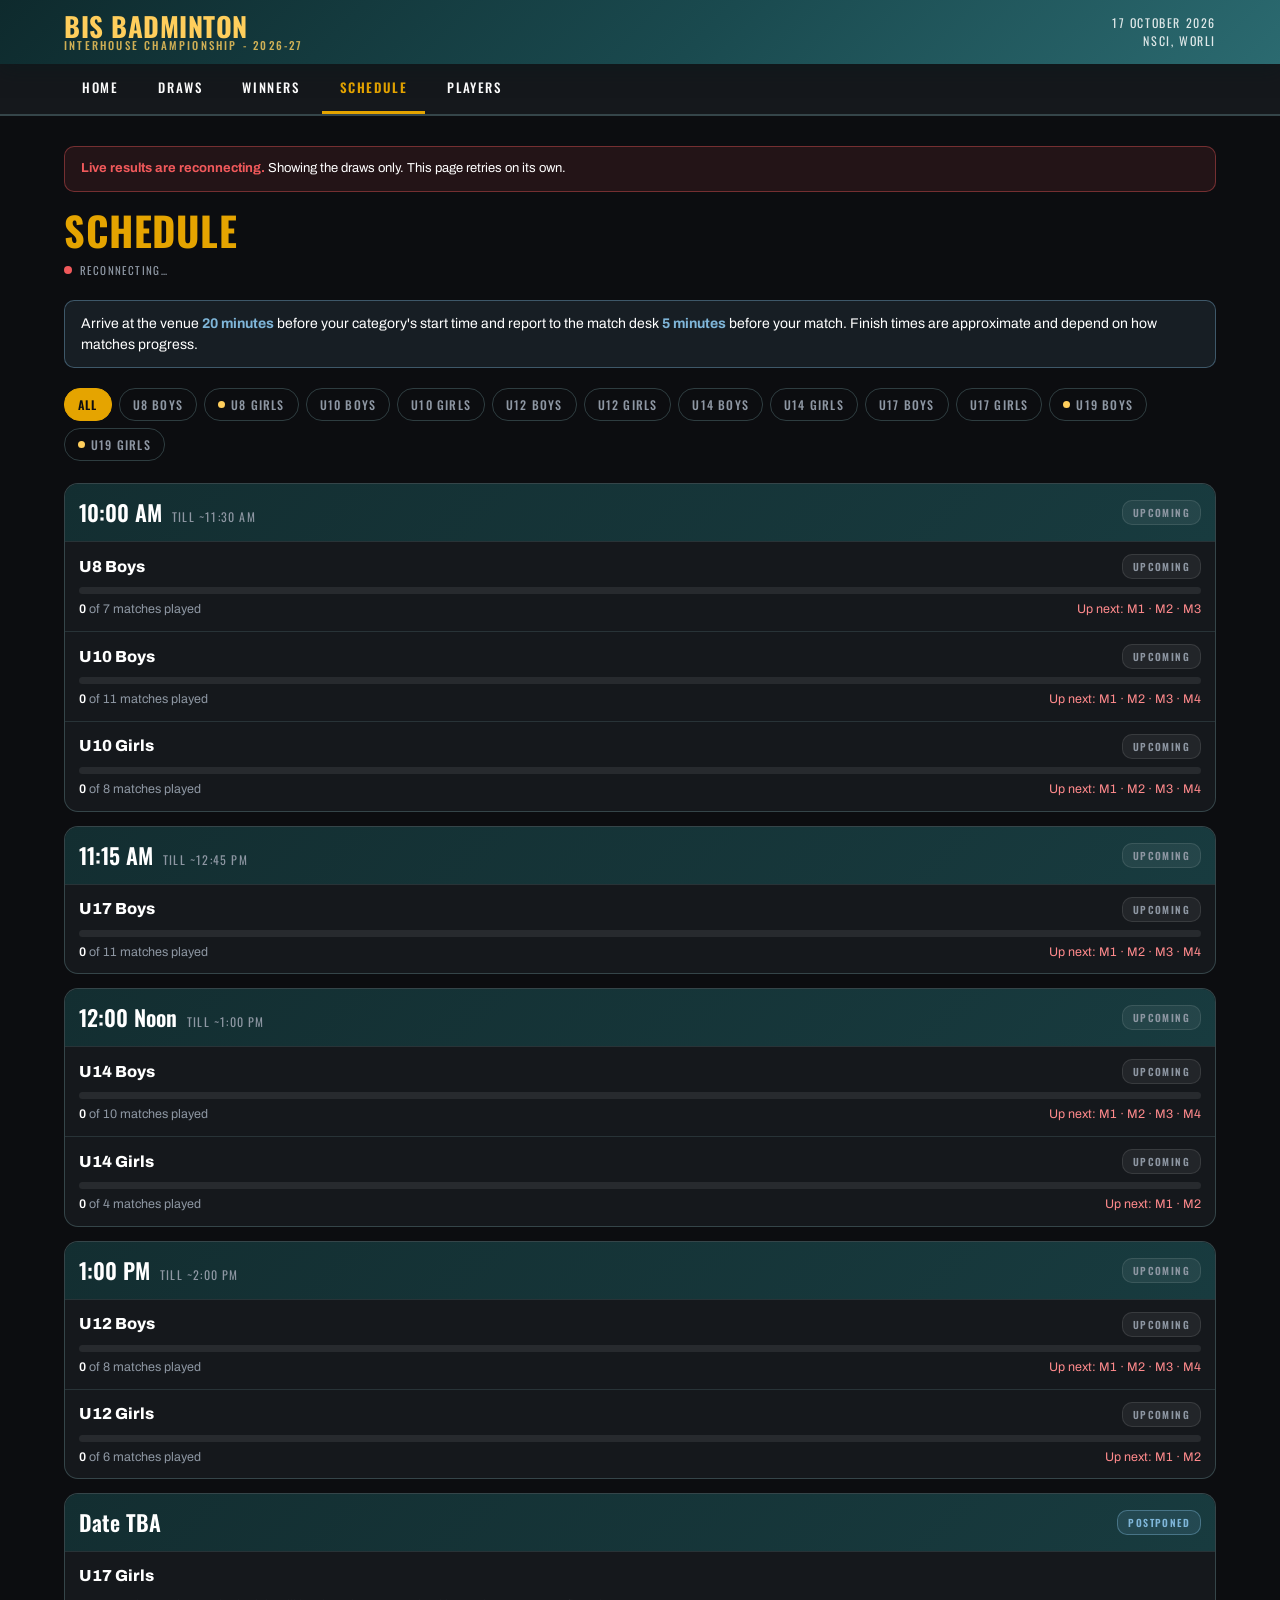
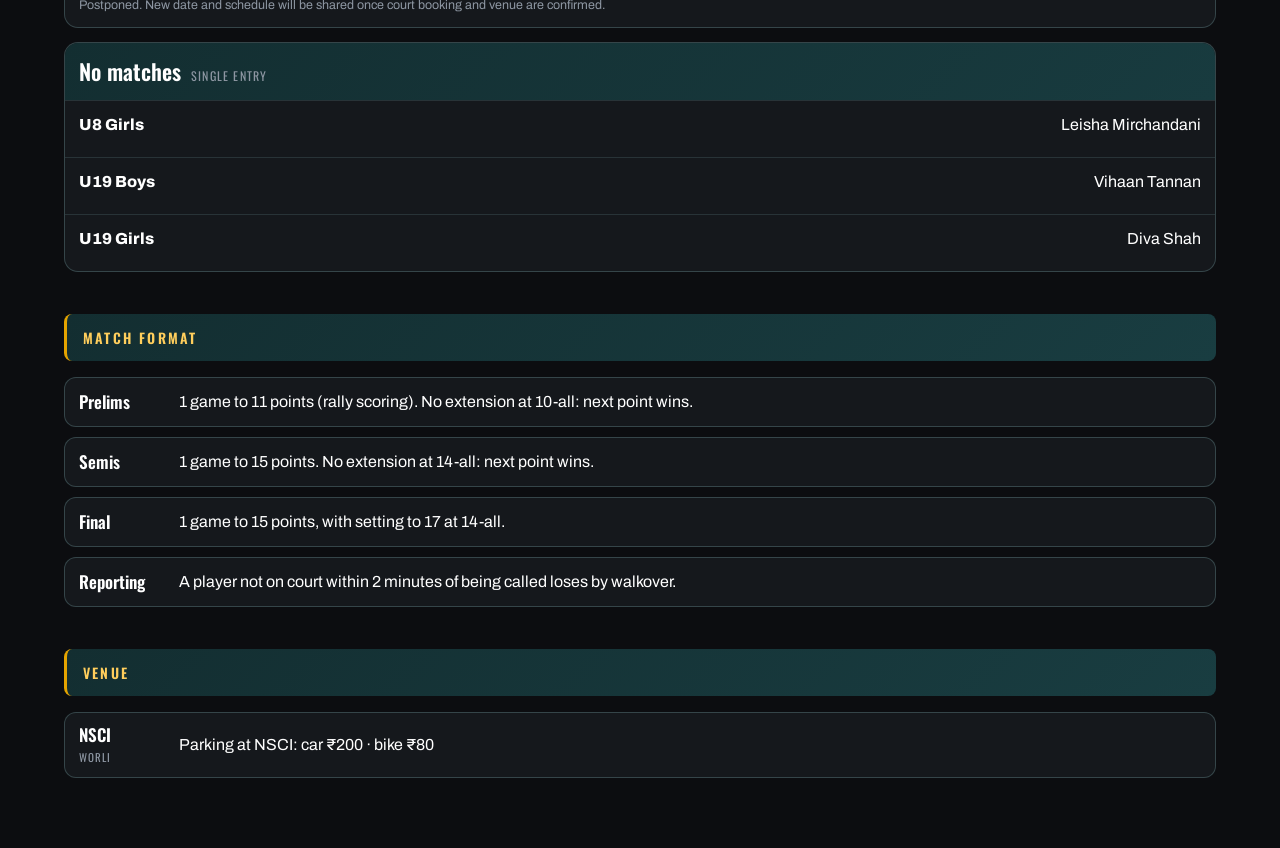
<file: schedule.html>
<!DOCTYPE html>
<html lang="en">
<head>
<meta charset="UTF-8">
<meta name="viewport" content="width=device-width, initial-scale=1.0">
<title>BIS Interhouse Badminton 2026-27 - Schedule</title>
<link rel="icon" href="data:image/svg+xml,<svg xmlns='http://www.w3.org/2000/svg' viewBox='0 0 100 100'><text y='.9em' font-size='90'>🏸</text></svg>">
<link rel="stylesheet" href="styles.css">
<script src="config.js"></script>
</head>
<body>
<div id="nav-placeholder"></div>
<div class="page-wrap">

  <div id="warnings"></div>
  <div class="page-title">Schedule</div>
  <div class="refresh-bar"><span class="live-dot off" id="live-dot"></span><span id="stamp">Connecting…</span></div>

  <div class="notice">Arrive at the venue <b>20 minutes</b> before your category's start time and report to the match desk <b>5 minutes</b> before your match. Finish times are approximate and depend on how matches progress.</div>

  <div class="filter-bar" id="filters"></div>
  <div id="sessions"></div>

  <div class="section-head">Match Format</div>
  <div class="sched">
    <div class="sched-row"><div class="sched-time"><b>Prelims</b></div><div>1 game to 11 points (rally scoring). No extension at 10-all: next point wins.</div></div>
    <div class="sched-row"><div class="sched-time"><b>Semis</b></div><div>1 game to 15 points. No extension at 14-all: next point wins.</div></div>
    <div class="sched-row"><div class="sched-time"><b>Final</b></div><div>1 game to 15 points, with setting to 17 at 14-all.</div></div>
    <div class="sched-row"><div class="sched-time"><b>Reporting</b></div><div>A player not on court within 2 minutes of being called loses by walkover.</div></div>
  </div>

  <div class="section-head">Venue</div>
  <div class="sched">
    <div class="sched-row"><div class="sched-time"><b>NSCI</b><span>Worli</span></div><div>Parking at NSCI: car ₹200 · bike ₹80</div></div>
  </div>

</div>

<script src="seed.js"></script>
<script src="engine.js"></script>
<script src="app.js"></script>
<script>
APP.analytics();
APP.mountNav(null);
var esc = APP.esc;
var LAST = null, SEL = 'all';   // SEL: 'all' or a category name

function render(res) {
  if (res) LAST = res;
  res = LAST;
  var model = BADM.build(res.data);
  if (SEL === 'all' && location.hash.length > 1) {
    var fromHash = APP.catFromSlug(model, location.hash.slice(1));
    if (fromHash) SEL = fromHash.name;
  }
  if (SEL !== 'all' && !model.byName[SEL.toLowerCase()]) SEL = 'all';
  var show = function (c) { return SEL === 'all' || c.name === SEL; };

  // Category filter pills (same order as the Draws page)
  document.getElementById('filters').innerHTML =
    '<button class="filter-btn' + (SEL === 'all' ? ' active' : '') + '" data-c="all">All</button>' +
    model.byAge.map(function (c) {
      var dot = c.state === 'progress' ? '<span class="dot dot-progress"></span>' : c.state === 'complete' ? '<span class="dot dot-complete"></span>' : '';
      return '<button class="filter-btn' + (c.name === SEL ? ' active' : '') + '" data-c="' + esc(c.name) + '">' + dot + esc(c.name) + '</button>';
    }).join('');
  APP.mountNav(model);
  APP.stamp(res, model);
  document.getElementById('warnings').innerHTML = APP.warningsHTML(res, model);

  // Sessions in the order of the Categories tab
  var sessions = [], bySession = {};
  model.categories.forEach(function (c) {
    if (!c.session || c.postponed || c.kind !== 'bracket' || !show(c)) return;
    if (!bySession[c.session]) { bySession[c.session] = { time: c.session, until: c.dispersal, cats: [] }; sessions.push(bySession[c.session]); }
    bySession[c.session].cats.push(c);
  });

  var html = sessions.map(function (s) {
    var allDone = s.cats.every(function (c) { return c.state === 'complete'; });
    var anyOn = s.cats.some(function (c) { return c.state === 'progress'; });
    var badge = allDone ? '<span class="status-badge st-completed">Completed</span>'
              : anyOn ? '<span class="status-badge st-progress">● On now</span>'
              : '<span class="status-badge st-upcoming">Upcoming</span>';
    return '<div class="sess' + (allDone ? ' done' : anyOn ? ' now' : '') + '">' +
      '<div class="sess-head"><span class="sess-time">' + esc(s.time) + '</span>' +
      (s.until ? '<span class="sess-until">till ~' + esc(s.until) + '</span>' : '') + badge + '</div>' +
      s.cats.map(catRow).join('') + '</div>';
  }).join('');

  var post = model.categories.filter(function (c) { return c.postponed && show(c); });
  if (post.length) {
    html += '<div class="sess"><div class="sess-head"><span class="sess-time">Date TBA</span><span class="status-badge st-postponed">Postponed</span></div>' +
      post.map(function (c) {
        return '<a class="sess-row" href="draws.html#' + APP.catSlug(c.name) + '"><div class="sess-row-top"><span class="sess-cat">' + esc(c.name) + '</span></div>' +
          '<div class="sess-meta"><span>' + esc(c.note || 'New date to be announced.') + '</span></div>' + whoPlays(c) + '</a>';
      }).join('') + '</div>';
  }

  var singles = model.categories.filter(function (c) { return c.kind === 'single' && !c.postponed && show(c); });
  if (singles.length) {
    html += '<div class="sess"><div class="sess-head"><span class="sess-time">No matches</span><span class="sess-until">single entry</span></div>' +
      singles.map(function (c) {
        return '<a class="sess-row" href="draws.html#' + APP.catSlug(c.name) + '"><div class="sess-row-top"><span class="sess-cat">' + esc(c.name) + '</span>' +
          '<span>' + APP.pname(c.players[0]) + '</span></div></a>';
      }).join('') + '</div>';
  }

  document.getElementById('sessions').innerHTML = html || '<div class="empty">Schedule coming soon.</div>';
}

function catRow(c) {
  var pct = c.total ? Math.round(100 * c.played / c.total) : 0;
  var right = '';
  if (c.state === 'complete') {
    var w = c.podium.filter(function (p) { return p.pos === 1; })[0];
    right = w ? '🥇 ' + APP.pname(w.player) : 'Finished';
  } else {
    var ready = c.matches.filter(function (m) { return m.status === 'ready'; }).map(function (m) { return m.label; });
    if (ready.length) right = '<span class="sess-next">Up next: ' + esc(ready.slice(0, 4).join(' · ')) + (ready.length > 4 ? ' …' : '') + '</span>';
  }
  return '<a class="sess-row" href="draws.html#' + APP.catSlug(c.name) + '">' +
    '<div class="sess-row-top"><span class="sess-cat">' + esc(c.name) + '</span>' + APP.stateBadge(c) + '</div>' +
    '<div class="bar"><i style="width:' + pct + '%"></i></div>' +
    '<div class="sess-meta"><span><b>' + c.played + '</b> of ' + c.total + ' matches played</span><span>' + right + '</span></div>' + whoPlays(c) + '</a>';
}

// When one category is picked, list its players so parents can find their child.
function whoPlays(c) {
  if (SEL === 'all') return '';
  var list = c.players.slice().sort(function (a, b) { return a.name.localeCompare(b.name); });
  return '<div class="sess-players">' + list.map(function (p) { return APP.pname(p); }).join(' · ') + '</div>';
}

document.getElementById('filters').addEventListener('click', function (e) {
  var b = e.target.closest('.filter-btn');
  if (!b) return;
  SEL = b.getAttribute('data-c');
  history.replaceState(null, '', SEL === 'all' ? location.pathname : '#' + APP.catSlug(SEL));
  render();
});

APP.autoRefresh(render);
</script>
</body>
</html>
</file>
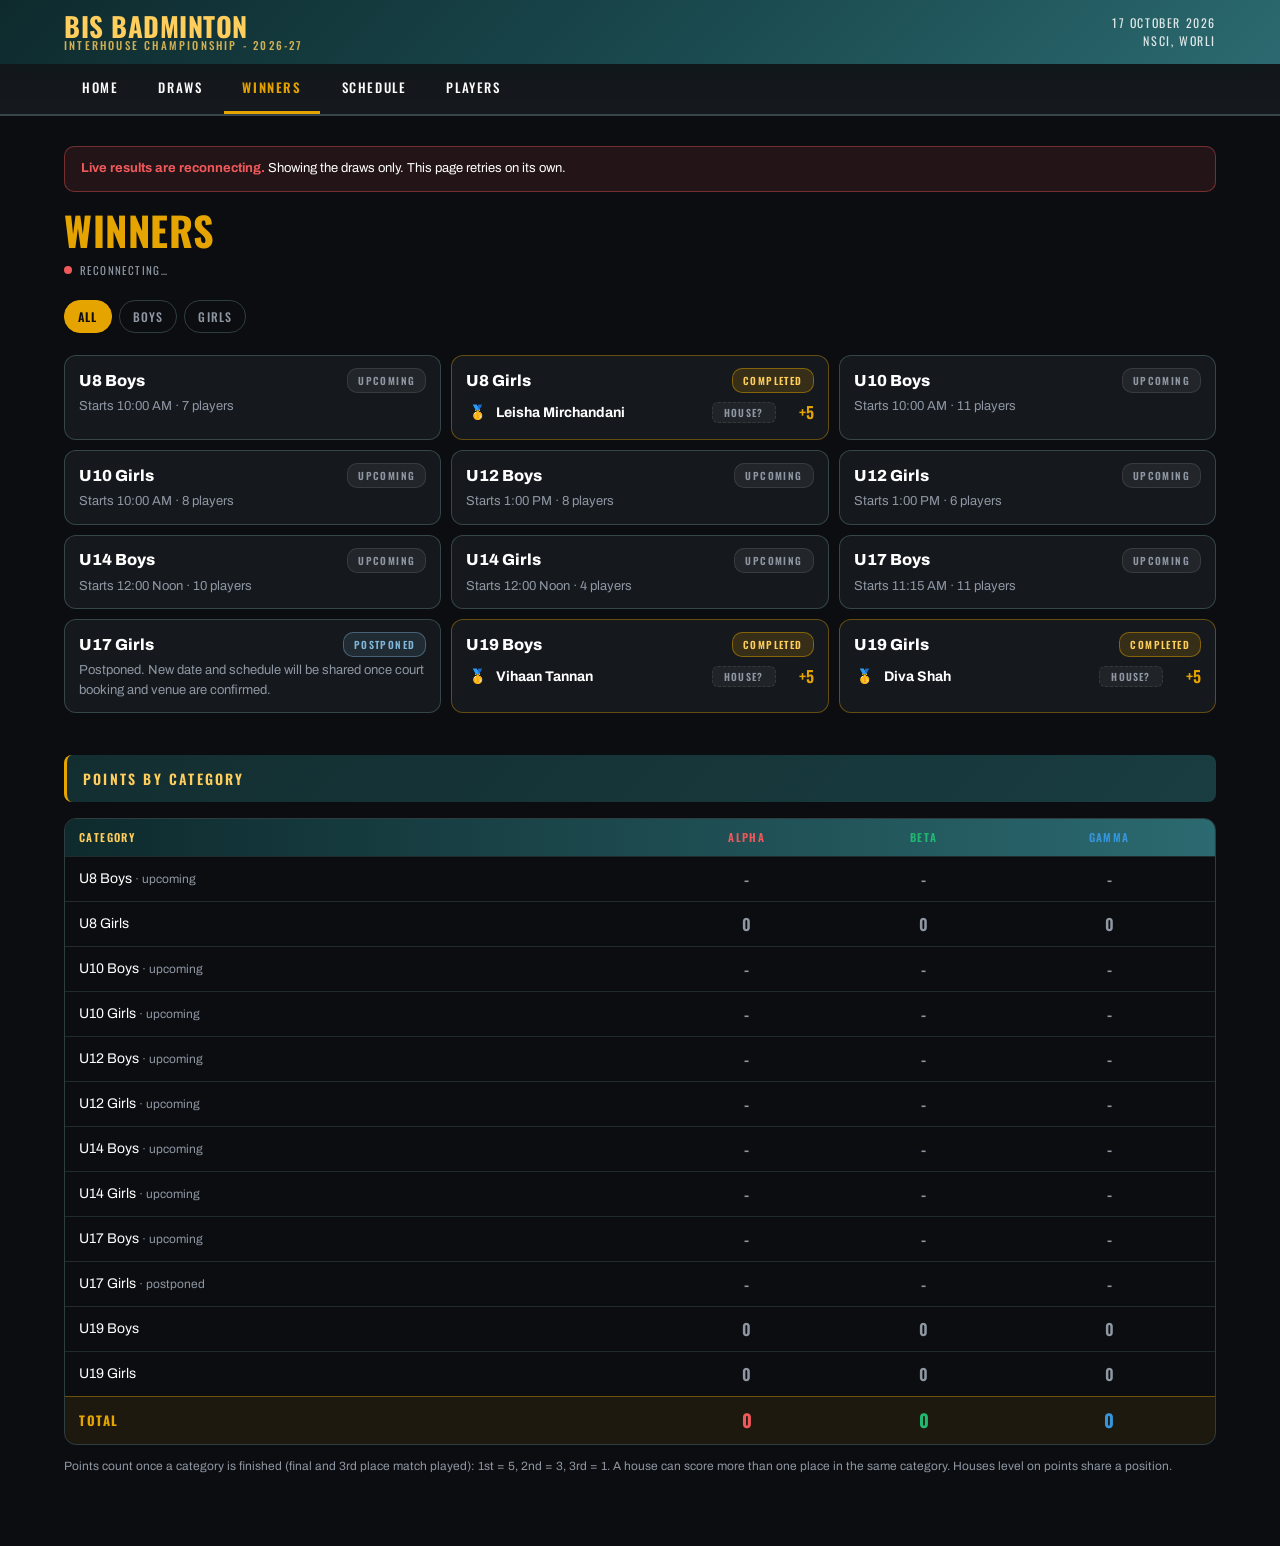
<file: winners.html>
<!DOCTYPE html>
<html lang="en">
<head>
<meta charset="UTF-8">
<meta name="viewport" content="width=device-width, initial-scale=1.0">
<title>BIS Interhouse Badminton 2026-27 - Winners</title>
<link rel="icon" href="data:image/svg+xml,<svg xmlns='http://www.w3.org/2000/svg' viewBox='0 0 100 100'><text y='.9em' font-size='90'>🏸</text></svg>">
<link rel="stylesheet" href="styles.css">
<script src="config.js"></script>
</head>
<body>
<div id="nav-placeholder"></div>
<div class="page-wrap">

  <div id="warnings"></div>
  <div class="page-title">Winners</div>
  <div class="refresh-bar"><span class="live-dot off" id="live-dot"></span><span id="stamp">Connecting…</span></div>

  <div class="filter-bar" id="filters"></div>
  <div class="res-grid" id="winners"></div>

  <div class="section-head">Points by Category</div>
  <div class="ptable-wrap"><table class="ptable" id="ptable"></table></div>
  <div class="foot-note" id="pnote"></div>

</div>

<script src="seed.js"></script>
<script src="engine.js"></script>
<script src="app.js"></script>
<script>
APP.analytics();
APP.mountNav(null);
var esc = APP.esc;
var LAST = null, filter = 'all';

function render(res) {
  if (res) LAST = res;
  res = LAST;
  var model = BADM.build(res.data);
  var cfg = model.config;
  APP.mountNav(model);
  APP.stamp(res, model);
  document.getElementById('warnings').innerHTML = APP.warningsHTML(res, model);

  document.getElementById('filters').innerHTML = [['all', 'All'], ['Boys', 'Boys'], ['Girls', 'Girls']].map(function (f) {
    return '<button class="filter-btn' + (filter === f[0] ? ' active' : '') + '" data-f="' + f[0] + '">' + f[1] + '</button>';
  }).join('');

  var cats = model.byAge.filter(function (c) { return filter === 'all' || new RegExp(filter, 'i').test(c.name); });
  document.getElementById('winners').innerHTML = cats.map(function (c) { return APP.catTile(c, false); }).join('') ||
    '<div class="empty">Nothing here yet.</div>';

  // Points table - only completed categories count
  var H = BADM.HOUSES;
  var rows = model.byAge.filter(function (c) { return !(c.kind === 'single' && c.state === 'single'); }).map(function (c) {
    var counted = c.state === 'complete';
    return '<tr><td>' + esc(c.name) + (counted ? '' : ' <span style="color:var(--dim);font-size:12px">· ' + (c.state === 'postponed' ? 'postponed' : c.state === 'progress' ? 'in progress' : 'upcoming') + '</span>') + '</td>' +
      H.map(function (h) {
        var v = counted ? c.points[h] : null;
        return '<td class="num ' + (v ? 'h-' + h : 'zero') + '">' + (v === null ? '-' : v) + '</td>';
      }).join('') + '</tr>';
  }).join('');
  document.getElementById('ptable').innerHTML =
    '<thead><tr><th>Category</th>' + H.map(function (h) { return '<th class="h-' + h + '" style="color:var(--' + h.toLowerCase() + ')">' + h + '</th>'; }).join('') + '</tr></thead>' +
    '<tbody>' + rows + '<tr class="total"><td>Total</td>' + H.map(function (h) { return '<td class="h-' + h + '">' + model.totals[h] + '</td>'; }).join('') + '</tr></tbody>';
  document.getElementById('pnote').innerHTML =
    'Points count once a category is finished (final and 3rd place match played): 1st = ' + cfg.points[0] + ', 2nd = ' + cfg.points[1] + ', 3rd = ' + cfg.points[2] +
    '. A house can score more than one place in the same category. Houses level on points share a position.';
}

document.getElementById('filters').addEventListener('click', function (e) {
  var b = e.target.closest('.filter-btn');
  if (!b) return;
  filter = b.getAttribute('data-f');
  render();
});

APP.autoRefresh(render);
</script>
</body>
</html>
</file>
<file: styles.css>
@import url('https://fonts.googleapis.com/css2?family=Oswald:wght@400;500;600;700&family=Archivo:wght@400;500;600;700;800;900&display=swap');

/* Same system as the Football site; the green is swapped for a muted
   court-teal so no house colour dominates. */
:root {
  --gold: #E5A400;
  --gold-light: #FFCE5C;
  --gold-dark: #A87400;

  --court-dark: #0E2A2D;
  --court: #1A4A4F;
  --court-light: #2B6A70;

  /* House colours — identical across all BIS sites */
  --alpha: #F0595B;
  --beta:  #22B872;
  --gamma: #3596DE;

  --bg: #0C0D10;
  --surface: #15181C;
  --surface2: #1B1F24;
  --border: rgba(229,164,0,0.20);
  --border-soft: rgba(255,255,255,0.10);
  --border-court: rgba(126,172,175,0.30);
  --line-court: rgba(126,172,175,0.18);

  --text: #FFFFFF;
  --dim: #8E97A3;
  --white: #FFFFFF;
  --live: #F0595B;
  --info: #7FB6D9;
}

* { margin: 0; padding: 0; box-sizing: border-box; }
html { -webkit-text-size-adjust: 100%; }
body {
  font-family: 'Archivo', sans-serif;
  background: var(--bg);
  color: var(--text);
  min-height: 100vh;
  line-height: 1.5;
  -webkit-font-smoothing: antialiased;
  overflow-x: hidden;
}
a { color: inherit; }

/* ── HEADER ── */
.site-header {
  background: linear-gradient(135deg, var(--court-dark) 0%, var(--court) 55%, var(--court-light) 100%);
  position: sticky; top: 0; z-index: 100;
  box-shadow: 0 4px 20px rgba(8,26,28,0.5);
}
.header-inner {
  max-width: 1200px; margin: 0 auto; padding: 12px 24px;
  display: flex; align-items: center; gap: 20px;
}
.header-logo {
  font-family: 'Oswald', sans-serif;
  font-size: 27px; font-weight: 700; color: var(--gold-light);
  letter-spacing: 0.5px; line-height: 1.05; text-transform: uppercase; text-decoration: none;
}
.header-logo span {
  display: block; font-size: 11px; font-weight: 500; letter-spacing: 2.2px;
  text-transform: uppercase; color: rgba(255,206,92,0.8);
}
.header-date {
  font-family: 'Oswald', sans-serif; font-size: 12px; font-weight: 400;
  letter-spacing: 1.6px; text-transform: uppercase; color: rgba(255,255,255,0.85);
  margin-left: auto; text-align: right; line-height: 1.5;
}

/* ── NAV ── */
.site-nav { background: var(--surface); border-bottom: 2px solid var(--border-court); }
.nav-inner { max-width: 1200px; margin: 0 auto; padding: 0 24px; display: flex; gap: 4px; }
.nav-link {
  font-family: 'Oswald', sans-serif; font-size: 13px; font-weight: 500;
  letter-spacing: 1.6px; text-transform: uppercase; color: var(--white);
  text-decoration: none; padding: 14px 18px;
  border-bottom: 3px solid transparent; transition: all 0.2s; white-space: nowrap;
}
.nav-link:hover { color: var(--gold-light); border-bottom-color: rgba(229,164,0,0.45); }
.nav-link.active { color: var(--gold); font-weight: 600; border-bottom-color: var(--gold); }

/* ── PAGE ── */
.page-wrap { max-width: 1200px; margin: 0 auto; padding: 30px 24px 70px; }
.page-title {
  font-family: 'Oswald', sans-serif; font-size: 40px; font-weight: 700;
  color: var(--gold); letter-spacing: 0.5px; line-height: 1;
  text-transform: uppercase; margin-bottom: 18px;
}
.page-subtitle {
  font-size: 13px; color: var(--dim); letter-spacing: 1.2px;
  text-transform: uppercase; margin: -10px 0 22px;
}

.refresh-bar {
  display: flex; align-items: center; gap: 8px; margin: -6px 0 22px;
  font-family: 'Oswald', sans-serif; font-size: 11px; letter-spacing: 1.4px;
  text-transform: uppercase; color: var(--dim);
}
.live-dot { width: 8px; height: 8px; border-radius: 50%; background: var(--beta); flex-shrink: 0; animation: pulse 2s infinite; }
.live-dot.off { background: var(--dim); animation: none; }
.live-dot.err { background: var(--live); }
@keyframes pulse { 0%,100% { opacity: 1; } 50% { opacity: 0.35; } }

/* ── SECTION BAR ── */
.section-head {
  background: linear-gradient(135deg, #132E31, #193D41);
  border-left: 3px solid var(--gold);
  border-radius: 8px;
  font-family: 'Oswald', sans-serif;
  font-size: 14px; font-weight: 600; letter-spacing: 2.2px;
  text-transform: uppercase; color: var(--gold-light);
  padding: 13px 16px; margin: 42px 0 16px;
  display: flex; align-items: center; gap: 10px;
}
.section-head.first { margin-top: 0; }
.section-head .aside {
  margin-left: auto; font-size: 11px; font-weight: 500; letter-spacing: 1.4px; color: var(--dim);
}
.section-head a.aside { color: var(--gold-light); text-decoration: none; }

/* ── HOUSE COLOURS ── */
.h-Alpha { color: var(--alpha); }
.h-Beta  { color: var(--beta); }
.h-Gamma { color: var(--gamma); }
.h-none  { color: var(--white); }

.house-tag {
  font-family: 'Oswald', sans-serif; font-size: 10px; font-weight: 600;
  letter-spacing: 1.2px; text-transform: uppercase;
  display: inline-block; width: 64px; text-align: center; box-sizing: border-box;
  padding: 2px 0; border-radius: 6px; white-space: nowrap; flex-shrink: 0;
}
.ht-Alpha { background: rgba(240,89,91,0.16);  color: var(--alpha); border: 1px solid rgba(240,89,91,0.4); }
.ht-Beta  { background: rgba(34,184,114,0.16); color: var(--beta);  border: 1px solid rgba(34,184,114,0.4); }
.ht-Gamma { background: rgba(53,150,222,0.16); color: var(--gamma); border: 1px solid rgba(53,150,222,0.4); }
.ht-none  { background: rgba(255,255,255,0.05); color: var(--dim); border: 1px dashed var(--border-soft); }

/* ── STATUS BADGES ── */
.status-badge {
  font-family: 'Oswald', sans-serif; font-size: 10px; font-weight: 600;
  letter-spacing: 1.4px; text-transform: uppercase;
  padding: 4px 10px; border-radius: 10px; white-space: nowrap; flex-shrink: 0;
}
.st-completed { background: rgba(229,164,0,0.16);  color: var(--gold-light); border: 1px solid rgba(229,164,0,0.45); }
.st-progress  { background: rgba(240,89,91,0.14);  color: #FF8A8C; border: 1px solid rgba(240,89,91,0.42); }
.st-upcoming  { background: rgba(255,255,255,0.06); color: var(--dim);  border: 1px solid var(--border-soft); }
.st-postponed { background: rgba(127,182,217,0.12); color: var(--info); border: 1px solid rgba(127,182,217,0.4); }
.st-single    { background: rgba(255,255,255,0.06); color: var(--white); border: 1px solid var(--border-soft); }

/* ── CALLOUTS ── */
.notice {
  background: rgba(127,182,217,0.10); border: 1px solid rgba(127,182,217,0.38);
  border-radius: 10px; padding: 12px 16px; margin-bottom: 20px;
  font-size: 14px; color: var(--white);
}
.notice b { color: var(--info); }
.data-warning {
  background: rgba(240,89,91,0.10); border: 1px solid rgba(240,89,91,0.4);
  border-radius: 10px; padding: 12px 16px; margin-bottom: 18px;
  font-size: 13px; color: var(--white);
}
.data-warning strong { color: var(--live); }
.empty {
  text-align: center; padding: 30px 20px;
  color: var(--dim); font-size: 14px;
  border: 1px dashed var(--border-soft); border-radius: 12px;
}

/* ── HERO (with faint court lines) ── */
.hero {
  position: relative; overflow: hidden;
  background: linear-gradient(160deg, #132E31 0%, #0C0D10 100%);
  border: 1px solid var(--border-court);
  border-radius: 16px; padding: 30px 28px; margin-bottom: 26px;
}
.hero-art {
  position: absolute; right: 22px; top: 50%; transform: translateY(-50%);
  width: 200px; height: auto; pointer-events: none;
  filter: drop-shadow(0 6px 18px rgba(0,0,0,0.35));
}
.hero-text { position: relative; padding-right: 200px; }
.hero-label {
  font-family: 'Oswald', sans-serif; font-size: 11px; font-weight: 600;
  letter-spacing: 3px; text-transform: uppercase; color: var(--gold); margin-bottom: 10px;
}
.hero-title {
  font-family: 'Oswald', sans-serif; font-size: 46px; font-weight: 700;
  color: var(--white); line-height: 1; letter-spacing: 1px;
  text-transform: uppercase; margin-bottom: 12px;
}
.hero-sub { color: var(--dim); font-size: 14px; }

/* ── SCOREBOARD ── */
.scoreboard { display: grid; gap: 13px; }
@media (min-width: 780px) { .scoreboard { grid-template-columns: repeat(3, 1fr); } }
.score-card {
  border-radius: 14px; padding: 16px 20px;
  display: flex; align-items: center; gap: 16px; position: relative;
}
.score-card.leader {
  border-color: var(--gold) !important;
  box-shadow: 0 0 0 1px rgba(229,164,0,0.4), 0 0 24px rgba(229,164,0,0.3);
}
.score-card.leader::before {
  content: ''; position: absolute; top: 0; left: 14px; right: 14px; height: 3px;
  background: linear-gradient(90deg, transparent, var(--gold), transparent);
  border-radius: 0 0 3px 3px;
}
.sc-Alpha { background: linear-gradient(120deg, rgba(240,89,91,0.24), rgba(240,89,91,0.05)); border: 1px solid rgba(240,89,91,0.42); }
.sc-Beta  { background: linear-gradient(120deg, rgba(34,184,114,0.24), rgba(34,184,114,0.05)); border: 1px solid rgba(34,184,114,0.42); }
.sc-Gamma { background: linear-gradient(120deg, rgba(53,150,222,0.24), rgba(53,150,222,0.05)); border: 1px solid rgba(53,150,222,0.42); }
.sc-medal {
  width: 54px; height: 54px; flex-shrink: 0; border-radius: 12px; background: rgba(0,0,0,0.3);
  display: flex; align-items: center; justify-content: center; font-size: 30px; line-height: 1;
}
.sc-medal .h-Alpha, .sc-medal .h-Beta, .sc-medal .h-Gamma { font-size: 30px; text-shadow: 0 0 14px currentColor; }
.sc-text { flex: 1; min-width: 0; }
.sc-name {
  font-family: 'Oswald', sans-serif; font-size: 22px; font-weight: 600;
  letter-spacing: 4px; text-transform: uppercase; line-height: 1.1;
}
.sc-meta {
  font-family: 'Oswald', sans-serif; font-size: 12px; font-weight: 400;
  letter-spacing: 1.2px; color: var(--dim); margin-top: 4px;
}
.sc-pts { font-family: 'Oswald', sans-serif; font-size: 46px; font-weight: 700; line-height: 1; flex-shrink: 0; }
.legend {
  font-family: 'Oswald', sans-serif; font-size: 12px; letter-spacing: 1.2px;
  text-transform: uppercase; color: var(--dim); margin-top: 12px; line-height: 1.7;
}
.legend b { color: var(--gold); font-weight: 600; }

/* ── SCHEDULE ── */
.sched { display: grid; gap: 10px; }
.sched-row {
  background: var(--surface); border: 1px solid var(--border-court); border-radius: 12px;
  padding: 12px 14px; display: flex; gap: 14px; align-items: center;
}
.sched-time { width: 86px; flex-shrink: 0; font-family: 'Oswald', sans-serif; line-height: 1.2; }
.sched-time b { display: block; font-size: 17px; font-weight: 600; color: var(--white); }
.sched-time span { font-size: 11px; letter-spacing: 1px; color: var(--dim); text-transform: uppercase; }
.sched-cats { display: flex; flex-wrap: wrap; gap: 8px; flex: 1; min-width: 0; }
.cat-chip {
  display: inline-flex; align-items: center; gap: 8px; text-decoration: none;
  background: var(--bg); border: 1px solid var(--line-court); border-radius: 10px;
  padding: 7px 10px; font-size: 14px; font-weight: 700; color: var(--white);
}
.cat-chip:hover { border-color: var(--gold); }
.cat-chip .status-badge { padding: 3px 8px; font-size: 9.5px; }

/* ── MATCH CARDS (results + draws) ── */
.match-list { display: grid; gap: 12px; }
@media (min-width: 780px) { .match-list { grid-template-columns: repeat(auto-fill, minmax(320px, 1fr)); } }
.mcard {
  background: var(--surface); border: 1px solid var(--border-court);
  border-radius: 12px; padding: 12px 14px;
}
.mcard.done { border-color: rgba(126,172,175,0.38); }
.mcard.waiting { opacity: 0.72; }
.mcard-meta {
  display: flex; align-items: center; gap: 8px; margin-bottom: 9px;
  font-family: 'Oswald', sans-serif; font-size: 11px; letter-spacing: 1.3px;
  text-transform: uppercase; color: var(--dim);
}
.mcard-meta .cat { color: var(--white); font-weight: 600; font-size: 12px; }
.mcard-meta .right { margin-left: auto; }
.prow {
  display: flex; align-items: center; gap: 8px;
  padding: 7px 9px; border-radius: 8px; min-height: 38px;
}
.prow + .prow { margin-top: 4px; }
.prow .nm { font-size: 15.5px; font-weight: 700; flex: 1; min-width: 0; overflow-wrap: anywhere; }
.prow .sc { font-family: 'Oswald', sans-serif; font-size: 20px; font-weight: 700; color: var(--dim); flex-shrink: 0; min-width: 24px; text-align: right; }
.prow.win { background: rgba(255,206,92,0.12); border: 1px solid rgba(255,206,92,0.45); }
.prow.win .sc { color: var(--gold); }
.prow.lose { border: 1px solid transparent; }
.prow.lose .nm, .prow.lose .sc { opacity: 0.55; }
.wo-tag.ret-tag { color: #FF8A8C; border-color: rgba(240,89,91,0.55); }
.prow.idle { background: rgba(255,255,255,0.03); border: 1px solid rgba(255,255,255,0.05); }
.prow .tick { color: var(--gold); font-weight: 800; flex-shrink: 0; }
.prow .pend { font-style: italic; color: var(--dim); font-weight: 500; font-size: 14px; }
.wo-tag {
  font-family: 'Oswald', sans-serif; font-size: 10px; font-weight: 600; letter-spacing: 1.2px;
  color: var(--gold-light); border: 1px solid rgba(255,206,92,0.5); border-radius: 6px; padding: 1px 6px; flex-shrink: 0;
}
.mcard-foot { font-family: 'Oswald', sans-serif; font-size: 11px; letter-spacing: 1.2px; color: var(--dim); margin-top: 8px; }

/* ── CATEGORY RESULTS GRID (home) ── */
.res-grid { display: grid; gap: 10px; }
@media (min-width: 680px) { .res-grid { grid-template-columns: repeat(auto-fill, minmax(300px, 1fr)); } }
.res-item {
  background: var(--surface); border: 1px solid var(--border-court); border-radius: 12px;
  padding: 12px 14px; text-decoration: none; display: block;
}
.res-item:hover { border-color: rgba(229,164,0,0.5); }
.res-item.complete { border-color: rgba(229,164,0,0.38); }
.res-head { display: flex; align-items: center; gap: 8px; margin-bottom: 4px; }
.res-cat { font-size: 16px; font-weight: 800; flex: 1; }
.pod-line { display: flex; align-items: center; gap: 8px; font-size: 14px; font-weight: 700; padding: 3px 0; }
.pod-line .md { width: 22px; flex-shrink: 0; text-align: center; }
.pod-line .nm { flex: 1; min-width: 0; }
.pod-line .pt { font-family: 'Oswald', sans-serif; font-weight: 600; color: var(--gold); font-size: 16px; flex-shrink: 0; min-width: 30px; text-align: right; }
.res-sub { font-size: 13px; color: var(--dim); }

/* ── FILTER CHIPS ── */
.filter-bar { display: flex; gap: 7px; flex-wrap: wrap; margin-bottom: 22px; }
.filter-btn {
  font-family: 'Oswald', sans-serif; font-size: 12px; font-weight: 500;
  letter-spacing: 1.2px; text-transform: uppercase;
  padding: 7px 13px; border-radius: 16px;
  border: 1px solid var(--border-court); background: transparent;
  color: var(--dim); cursor: pointer; transition: all 0.2s;
  display: inline-flex; align-items: center; gap: 6px;
}
.filter-btn:hover { border-color: var(--gold); color: var(--gold-light); }
.filter-btn.active { background: var(--gold); color: #0C0D10; border-color: var(--gold); font-weight: 600; }
.filter-btn .dot { width: 7px; height: 7px; border-radius: 50%; }
.dot-progress { background: var(--live); }
.dot-complete { background: var(--gold-light); }
.filter-btn.active .dot-complete { background: #0C0D10; }

/* ── DRAW ── */
.cat-card {
  background: linear-gradient(135deg, #132E31, #172F33);
  border: 1px solid var(--border-court); border-left: 3px solid var(--gold);
  border-radius: 12px; padding: 14px 16px; margin-bottom: 18px;
}
.cat-card-top { display: flex; align-items: center; gap: 10px; flex-wrap: wrap; }
.cat-card-name { font-family: 'Oswald', sans-serif; font-size: 26px; font-weight: 700; text-transform: uppercase; letter-spacing: 1px; flex: 1; }
.cat-card-info { font-size: 13px; color: var(--dim); margin-top: 4px; }
.podium { display: grid; gap: 8px; margin-bottom: 20px; }
@media (min-width: 680px) { .podium { grid-template-columns: repeat(3, 1fr); } }
.pod {
  border-radius: 12px; padding: 12px 14px; display: flex; align-items: center; gap: 12px;
  background: var(--surface); border: 1px solid var(--border-court);
}
.pod.p1 { border-color: rgba(229,164,0,0.55); background: linear-gradient(120deg, rgba(229,164,0,0.16), rgba(229,164,0,0.03)); }
.pod .md { font-size: 28px; line-height: 1; }
.pod .who { flex: 1; min-width: 0; }
.pod .who .nm { font-size: 16px; font-weight: 800; display: block; overflow-wrap: anywhere; }
.pod .who .sub { font-family: 'Oswald', sans-serif; font-size: 11px; letter-spacing: 1.2px; color: var(--dim); text-transform: uppercase; }
.pod .pt { font-family: 'Oswald', sans-serif; font-size: 22px; font-weight: 700; color: var(--gold); }

.bracket { display: grid; gap: 22px; }
@media (min-width: 1000px) {
  .bracket { grid-auto-flow: column; grid-auto-columns: minmax(250px, 1fr); align-items: start; overflow-x: auto; }
}
.round-head {
  font-family: 'Oswald', sans-serif; font-size: 12px; font-weight: 600; letter-spacing: 2px;
  text-transform: uppercase; color: var(--gold-light); margin-bottom: 10px;
  display: flex; align-items: baseline; gap: 8px;
}
.round-head span { color: var(--dim); font-weight: 400; letter-spacing: 1.2px; font-size: 11px; }
.round-col .match-list { grid-template-columns: 1fr; }
@media (min-width: 640px) and (max-width: 999px) { .round-col .match-list { grid-template-columns: 1fr 1fr; } }

.roster { display: grid; grid-template-columns: repeat(3, 1fr); gap: 1px; background: var(--line-court); border: 1px solid var(--border-court); border-radius: 12px; overflow: hidden; }
.roster.four { grid-template-columns: repeat(4, 1fr); }
.roster-col { background: var(--bg); padding-bottom: 10px; }
.roster-head {
  font-family: 'Oswald', sans-serif; font-size: 13px; font-weight: 600;
  letter-spacing: 2px; text-transform: uppercase; text-align: center; padding: 10px 6px; margin-bottom: 6px;
}
.rh-Alpha { background: rgba(240,89,91,0.14); color: var(--alpha); }
.rh-Beta  { background: rgba(34,184,114,0.14); color: var(--beta); }
.rh-Gamma { background: rgba(53,150,222,0.14); color: var(--gamma); }
.rh-none  { background: rgba(255,255,255,0.05); color: var(--dim); }
.roster-p { font-size: 14px; font-weight: 600; padding: 5px 12px; line-height: 1.35; }
.roster-empty { font-family: 'Oswald', sans-serif; font-size: 11px; letter-spacing: 1.6px; text-transform: uppercase; color: var(--dim); text-align: center; padding: 12px 6px; }

/* ── POINTS TABLE ── */
.ptable-wrap { border: 1px solid var(--border-court); border-radius: 12px; overflow: hidden; }
table.ptable { width: 100%; border-collapse: collapse; }
.ptable thead tr { background: linear-gradient(90deg, var(--court-dark), var(--court-light)); }
.ptable th {
  font-family: 'Oswald', sans-serif; font-size: 11px; font-weight: 600; letter-spacing: 1.4px;
  text-transform: uppercase; color: var(--gold-light); padding: 10px 6px; text-align: center;
}
.ptable th:first-child, .ptable td:first-child { text-align: left; padding-left: 14px; }
.ptable td { padding: 10px 6px; text-align: center; font-size: 14px; border-top: 1px solid var(--line-court); }
.ptable td.num { font-family: 'Oswald', sans-serif; font-size: 16px; font-weight: 600; }
.ptable td.zero { color: var(--dim); }
.ptable tr.total td { font-family: 'Oswald', sans-serif; font-weight: 700; font-size: 18px; background: rgba(229,164,0,0.08); border-top: 1px solid rgba(229,164,0,0.4); }
.ptable tr.total td:first-child { color: var(--gold); font-size: 13px; letter-spacing: 1.6px; text-transform: uppercase; }

.foot-note { font-size: 12px; color: var(--dim); margin-top: 12px; line-height: 1.6; }

/* ── RESPONSIVE ── */
@media (max-width: 768px) {
  .page-title { font-size: 30px; }
  .page-wrap { padding: 20px 14px 50px; }
  .header-inner { padding: 10px 14px; }
  .header-logo { font-size: 21px; }
  .header-logo span { font-size: 9px; letter-spacing: 1.6px; }
  .header-date { display: none; }
  .nav-inner { padding: 0; gap: 0; }
  .nav-link { flex: 1 1 auto; min-width: 0; text-align: center; padding: 11px 3px; font-size: 12px; letter-spacing: 0.6px; overflow: hidden; text-overflow: clip; }
  .hero { padding: 24px 18px; }
  .hero-art { width: 112px; right: 8px; }
  .hero-text { padding-right: 112px; }
  .hero-label { letter-spacing: 2px; }
  .hero-title { font-size: 34px; }
  .section-head { font-size: 12px; letter-spacing: 1.6px; padding: 12px 13px; margin: 34px 0 14px; }
  .sc-pts { font-size: 40px; }
  .sched-row { padding: 11px 12px; gap: 10px; }
  .sched-time { width: 70px; }
  .sched-time b { font-size: 15px; }
  .cat-card-name { font-size: 22px; }
  .roster-head { font-size: 11px; letter-spacing: 1.2px; padding: 9px 3px; }
  .roster-p { font-size: 12.5px; padding: 4px 7px; }
}

/* ── SCHEDULE PAGE ── */
.sess { background: var(--surface); border: 1px solid var(--border-court); border-radius: 14px; margin-bottom: 14px; overflow: hidden; }
.sess.now { border-color: rgba(240,89,91,0.5); }
.sess.done { border-color: rgba(229,164,0,0.4); }
.sess-head { display: flex; align-items: baseline; gap: 10px; padding: 12px 14px; background: linear-gradient(135deg, #132E31, #183B3F); }
.sess-time { font-family: 'Oswald', sans-serif; font-size: 22px; font-weight: 600; }
.sess-until { font-family: 'Oswald', sans-serif; font-size: 12px; letter-spacing: 1.2px; text-transform: uppercase; color: var(--dim); }
.sess-head .status-badge { margin-left: auto; align-self: center; }
.sess-row { display: block; text-decoration: none; padding: 12px 14px; border-top: 1px solid var(--line-court); }
.sess-row:hover { background: rgba(255,255,255,0.02); }
.sess-row-top { display: flex; align-items: center; gap: 8px; margin-bottom: 8px; }
.sess-cat { font-size: 16px; font-weight: 800; flex: 1; }
.bar { height: 7px; border-radius: 4px; background: rgba(255,255,255,0.08); overflow: hidden; }
.bar i { display: block; height: 100%; border-radius: 4px; background: linear-gradient(90deg, var(--gold-dark), var(--gold)); }
.sess-meta { display: flex; justify-content: space-between; gap: 10px; margin-top: 6px; font-size: 12.5px; color: var(--dim); }
.sess-meta b { color: var(--white); font-weight: 600; }
.sess-next { color: #FF8A8C; }
@media (max-width: 380px) {
  .hero-art { width: 96px; right: 6px; }
  .hero-text { padding-right: 96px; }
  .hero-title { font-size: 30px; }
}

/* ── PLAYERS PAGE ── */
.pl-table { border: 1px solid var(--border-court); border-radius: 12px; overflow: clip; }
.pl-head { display: grid; grid-template-columns: repeat(3, 1fr); position: sticky; top: 0; z-index: 5; box-shadow: 0 6px 14px rgba(0,0,0,0.45); }
.ph {
  font-family: 'Oswald', sans-serif; font-size: 15px; font-weight: 600; letter-spacing: 2.5px;
  text-transform: uppercase; text-align: center; padding: 11px 4px;
  display: flex; align-items: center; justify-content: center; gap: 8px;
}
.ph span { font-size: 12px; letter-spacing: 0.5px; opacity: 0.8; font-weight: 500; }
.ph-Alpha { background: #34191B; color: var(--alpha); }
.ph-Beta  { background: #102C22; color: var(--beta); }
.ph-Gamma { background: #12243A; color: var(--gamma); }
.pl-cat {
  display: flex; align-items: baseline; gap: 10px; text-decoration: none;
  background: linear-gradient(135deg, #132E31, #183B3F);
  border-top: 1px solid var(--border-court); border-left: 3px solid var(--gold);
  padding: 9px 12px;
}
.pl-cat b { font-family: 'Oswald', sans-serif; font-size: 13px; font-weight: 600; letter-spacing: 1.8px; text-transform: uppercase; color: var(--gold-light); }
.pl-cat span { font-size: 12px; color: var(--dim); margin-left: auto; }
.pl-row { display: grid; grid-template-columns: repeat(3, 1fr); gap: 1px; background: var(--line-court); }
.pl-cell { background: var(--bg); padding: 6px 0 9px; min-width: 0; }
.pl-name { display: block; padding: 4px 12px; font-size: 14px; font-weight: 600; line-height: 1.35; text-decoration: none; overflow-wrap: anywhere; }
.pl-name:hover { text-decoration: underline; }
.pl-none { display: block; padding: 4px 12px; color: var(--dim); }
.pl-tbc { background: var(--bg); border-top: 1px dashed var(--line-court); padding: 7px 12px; font-size: 12.5px; color: var(--dim); }
@media (max-width: 768px) {
  .ph { font-size: 13px; letter-spacing: 1.4px; padding: 10px 2px; gap: 5px; }
  .pl-name { font-size: 12.5px; padding: 3px 7px; }
  .pl-none { padding: 3px 7px; }
}

.sess-players { margin-top: 9px; padding-top: 8px; border-top: 1px dashed var(--line-court); font-size: 13.5px; font-weight: 600; line-height: 1.7; }

@media (max-width: 350px) {
  .nav-link { font-size: 11px; letter-spacing: 0.2px; padding: 11px 2px; }
}
</file>
